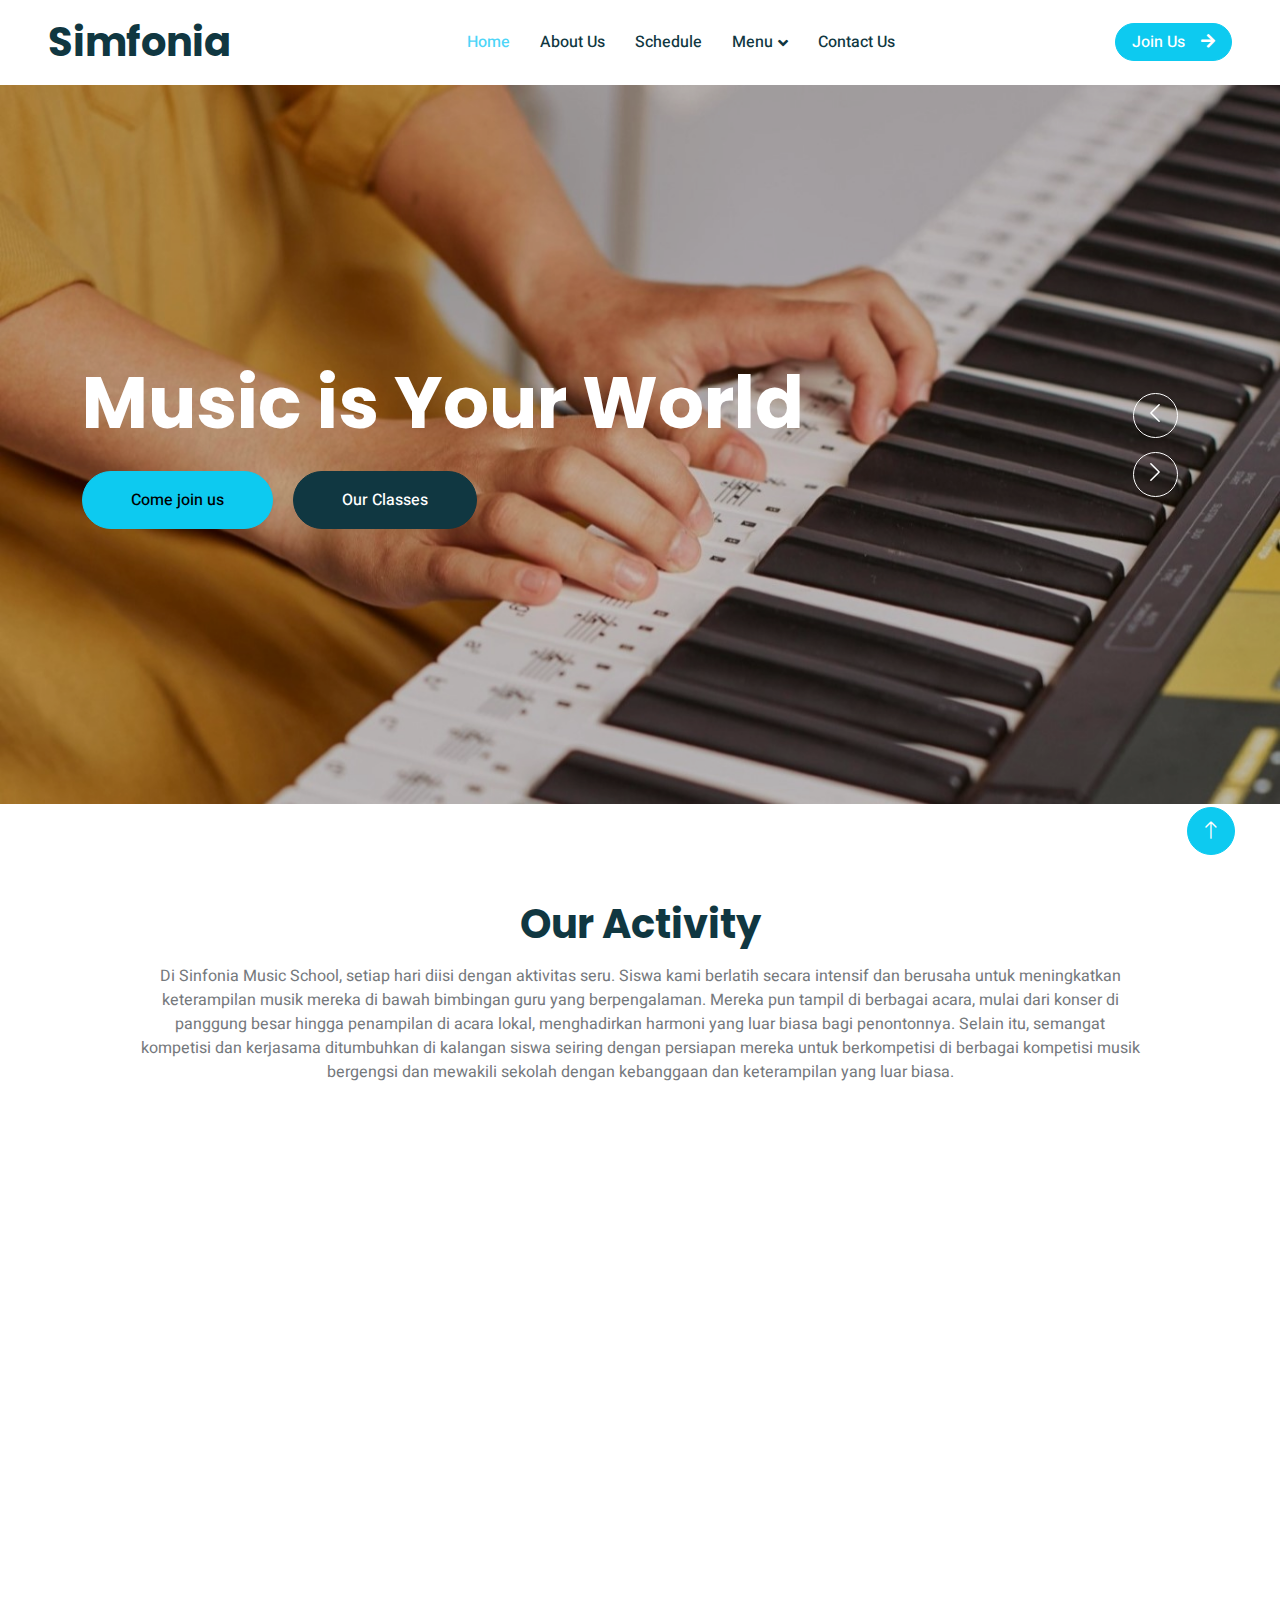
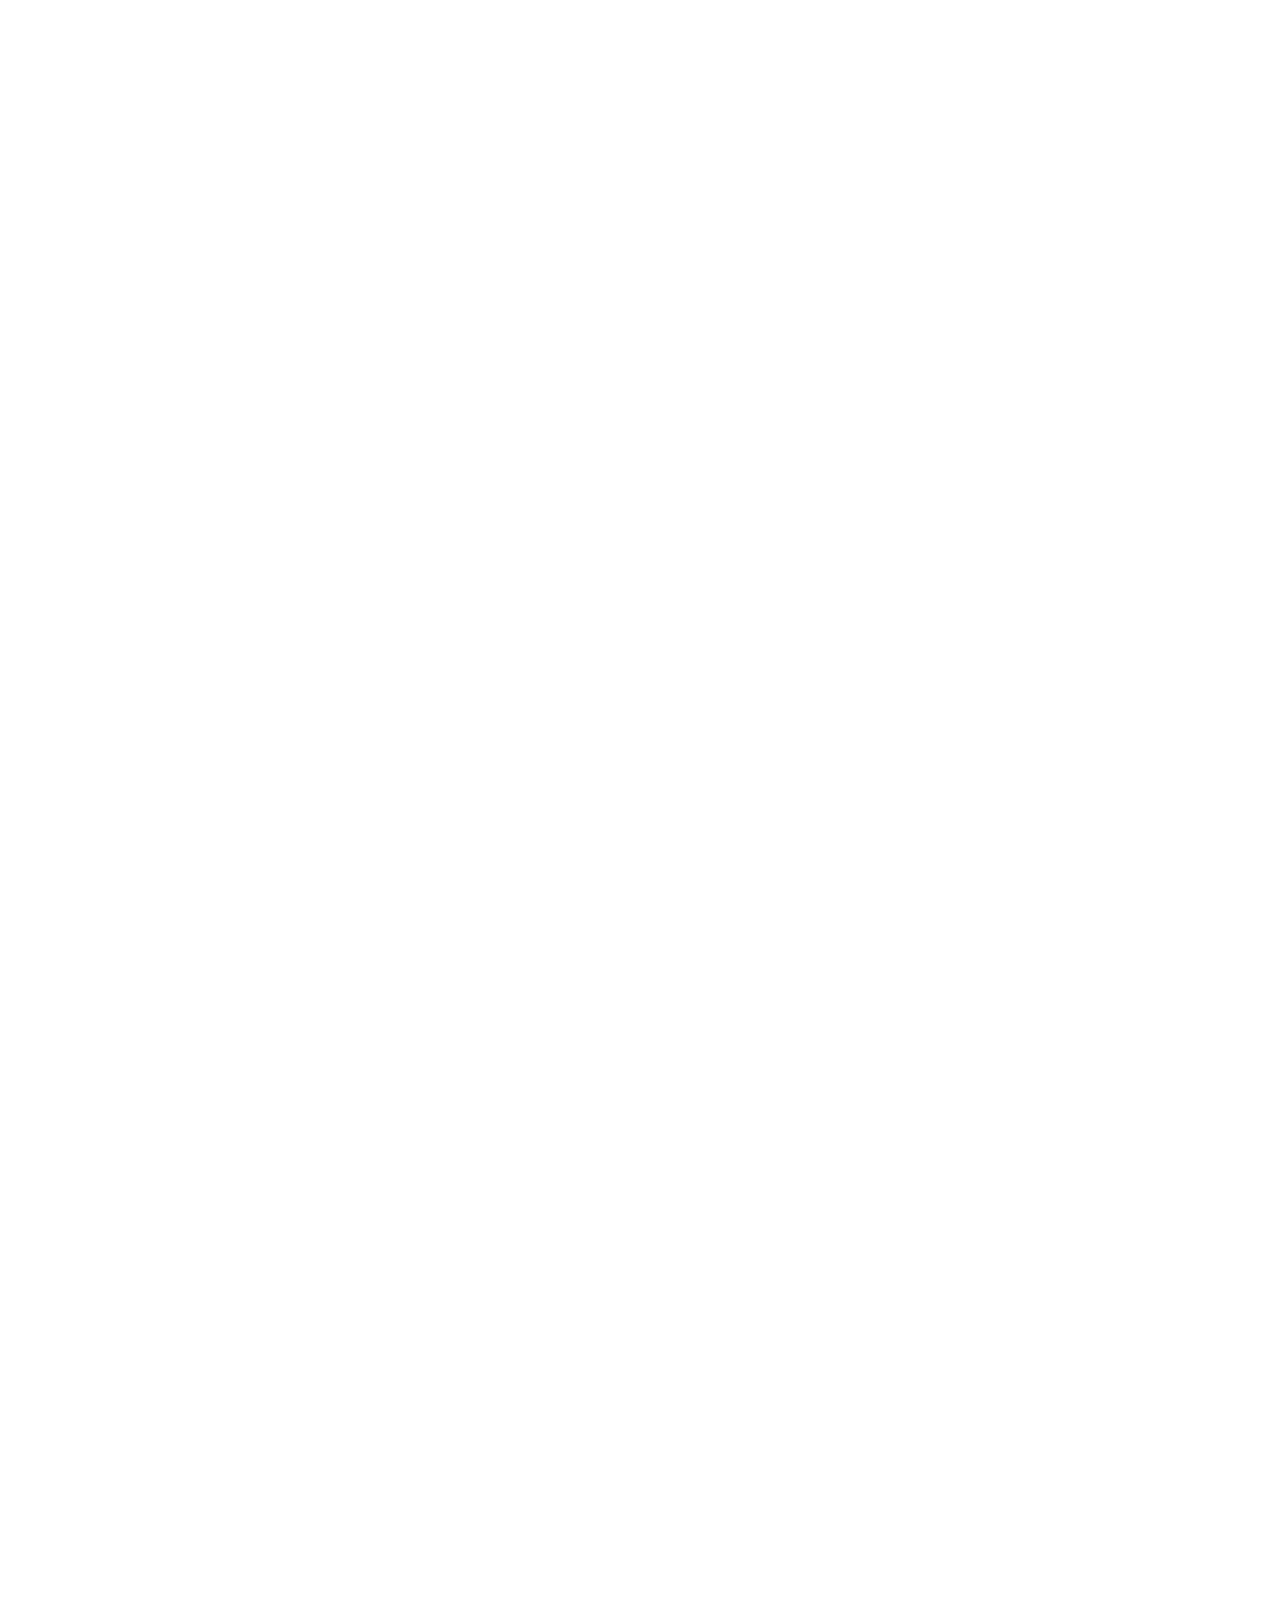
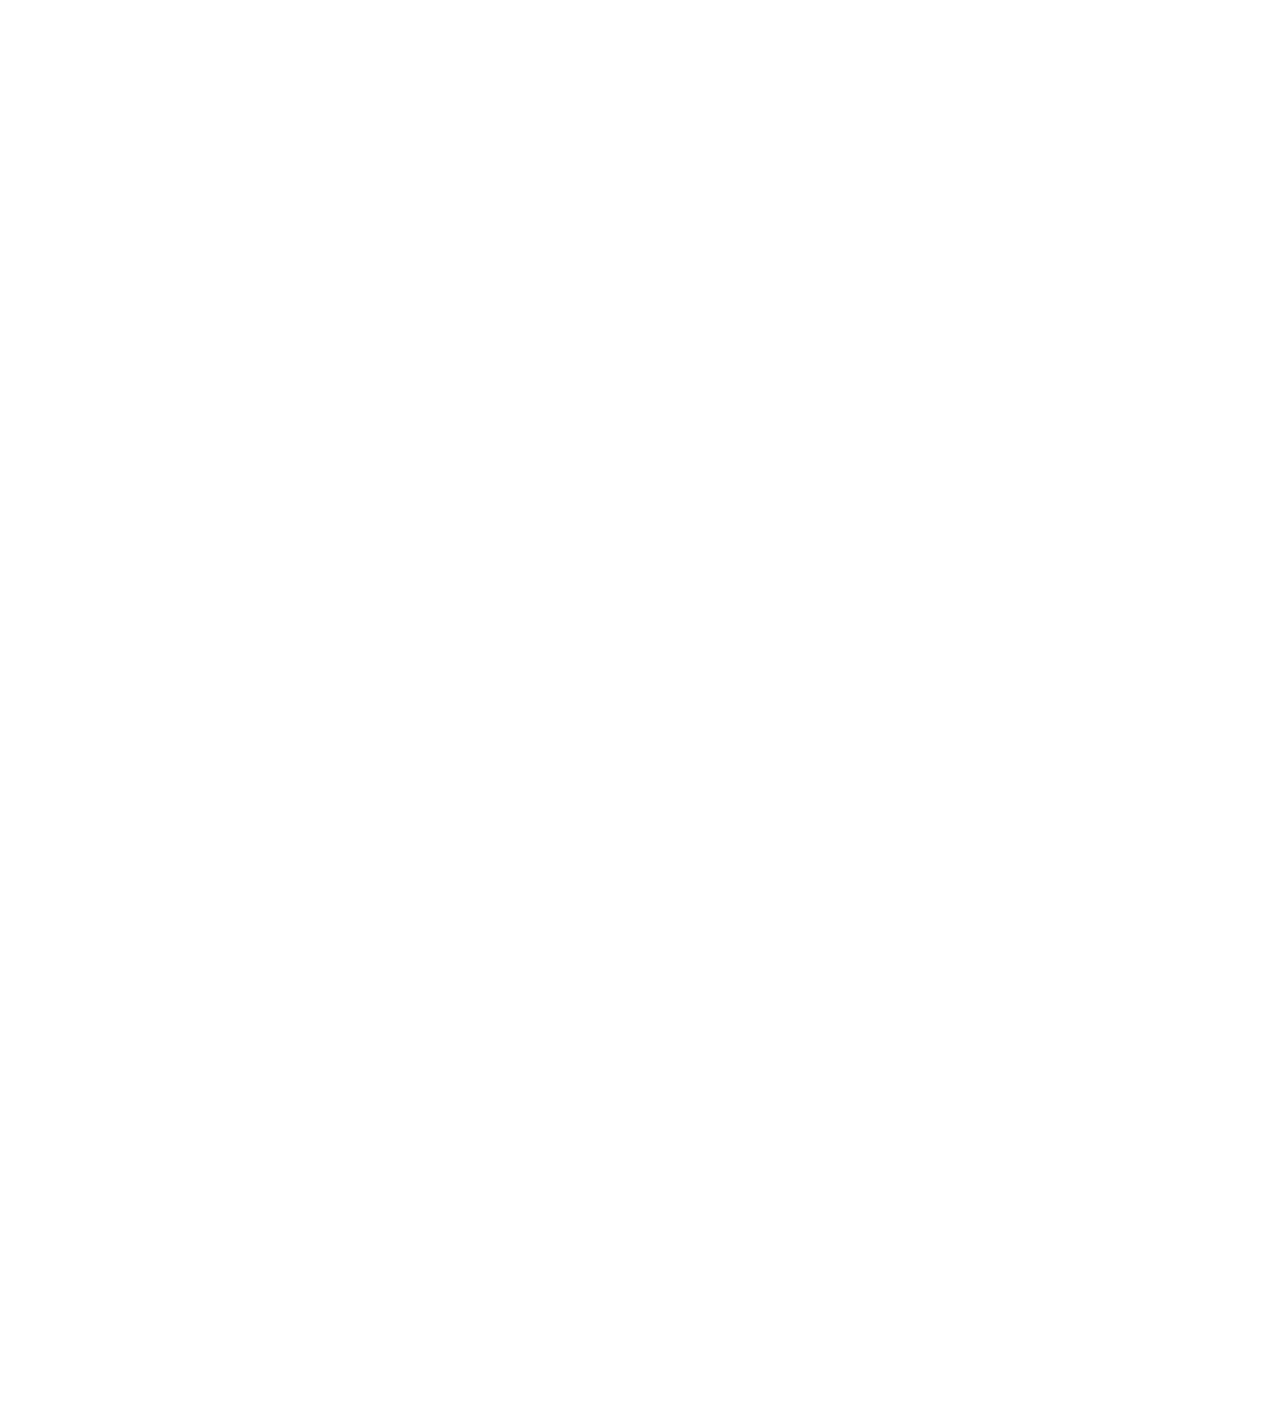
<file: index.html>
<!DOCTYPE html>
<html lang="en">

<head>
    <meta charset="utf-8">
    <title>Sekolah Musik Simfonia</title>
    <meta content="width=device-width, initial-scale=1.0" name="viewport">
    <meta content="" name="keywords">
    <meta content="" name="description">

    <!-- Favicon -->
    <link href="img/icon.jpg" rel="icon">

    <!-- Google Web Fonts -->
    <link rel="preconnect" href="https://fonts.googleapis.com">
    <link rel="preconnect" href="https://fonts.gstatic.com" crossorigin>
    <link href="https://fonts.googleapis.com/css2?family=Heebo:wght@400;500;600&family=Inter:wght@600&family=Lobster+Two:wght@700&display=swap" rel="stylesheet">
    
    <!-- Icon Font Stylesheet -->
    <link href="https://cdnjs.cloudflare.com/ajax/libs/font-awesome/5.10.0/css/all.min.css" rel="stylesheet">
    <link href="https://cdn.jsdelivr.net/npm/bootstrap-icons@1.4.1/font/bootstrap-icons.css" rel="stylesheet">

    <!-- Libraries Stylesheet -->
    <link href="lib/animate/animate.min.css" rel="stylesheet">
    <link href="lib/owlcarousel/assets/owl.carousel.min.css" rel="stylesheet">

    <!-- Customized Bootstrap Stylesheet -->
    <link href="css/bootstrap.min.css" rel="stylesheet">

    <!-- Template Stylesheet -->
    <link href="css/style.css" rel="stylesheet">
    <link rel="preconnect" href="https://fonts.gstatic.com" crossorigin>
    <link href="https://fonts.googleapis.com/css2?family=Poppins:ital,wght@0,100;0,200;0,300;0,400;0,500;0,600;0,700;0,800;0,900;1,100;1,200;1,300;1,400;1,500;1,600;1,700;1,800;1,900&display=swap" rel="stylesheet">
</head>

<body>
    <div class="container-xxl bg-white p-0">
        <!-- Spinner Start -->
        <div id="spinner" class="show bg-white position-fixed translate-middle w-100 vh-100 top-50 start-50 d-flex align-items-center justify-content-center">
            <div class="spinner-border text-primary" style="width: 3rem; height: 3rem;" role="status">
                <span class="sr-only">Loading...</span>
            </div>
        </div>
        <!-- Spinner End -->


        <!-- Navbar Start -->
        <nav class="navbar navbar-expand-lg bg-white navbar-light sticky-top px-4 px-lg-5 py-lg-0">
            <a href="index.html" class="navbar-brand">
                <h1 class="m-0 text-primary"></i>Simfonia</h1>
            </a>
            <button type="button" class="navbar-toggler" data-bs-toggle="collapse" data-bs-target="#navbarCollapse">
                <span class="navbar-toggler-icon"></span>
            </button>
            <div class="collapse navbar-collapse" id="navbarCollapse">
                <div class="navbar-nav mx-auto">
                    <a href="index.html" class="nav-item nav-link active">Home</a>
                    <a href="about.html" class="nav-item nav-link ">About Us</a>
                    <a href="schedule.php" class="nav-item nav-link ">Schedule</a>
                    <div class="nav-item dropdown">
                        <a href="#" class="nav-link dropdown-toggle" data-bs-toggle="dropdown">Menu</a>
                        <div class="dropdown-menu rounded-0 rounded-bottom border-0 shadow-sm m-0">
                            <a href="classesDropdown.html" class="dropdown-item">Classes</a>
                            <a href="testimonialDropdown.html" class="dropdown-item">Testimonial</a>
                            <a href="login.php" class="dropdown-item">Login Admin</a>
                        </div>
                    </div>
                    <a href="contact.html" class="nav-item nav-link">Contact Us</a>
                </div>
                <a href="https://forms.gle/WV6FDBnHmroK8aB57" target="_blank" class="btn btn-primary rounded-pill px-3 d-none d-lg-block">Join Us<i class="fa fa-arrow-right ms-3"></i></a>
            </div>
        </nav>
        <!-- Navbar End -->

        <!-- Carousel Start -->
        <div class="container-fluid p-0 mb-5">
            <div class="owl-carousel header-carousel position-relative">
                <div class="owl-carousel-item position-relative">
                    <img class="img-fluid" src="img/carousel-1.jpg" alt="">
                    <div class="position-absolute top-0 start-0 w-100 h-100 d-flex align-items-center" style="background: rgba(0, 0, 0, .2);">
                        <div class="container">
                            <div class="row justify-content-start">
                                <div class="col-10 col-lg-8">
                                    <h1 class="display-2 text-white animated slideInDown mb-4">Music is Your World</h1>
                                    <a href="https://forms.gle/WV6FDBnHmroK8aB57" class="btn btn-info rounded-pill py-sm-3 px-sm-5 me-3 animated slideInLeft" target="_blank">Come join us</a>
                                    <a href="classesDropdown.html" class="btn btn-dark rounded-pill py-sm-3 px-sm-5 animated slideInRight">Our Classes</a>
                                </div>
                            </div>
                        </div>
                    </div>
                </div>
                <div class="owl-carousel-item position-relative">
                    <img class="img-fluid" src="img/carousel-2.jpg" alt="">
                    <div class="position-absolute top-0 start-0 w-100 h-100 d-flex align-items-center" style="background: rgba(0, 0, 0, .2);">
                        <div class="container">
                            <div class="row justify-content-start">
                                <div class="col-10 col-lg-8">
                                    <h1 class="display-2 text-white animated slideInDown mb-4">Make A Brighter Future For Your Child</h1>
                                    <p class="fs-5 fw-medium text-white mb-4 pb-2">"Jika saya harus mati, amit-amit, biarkan ini menjadi nisan saya: 'Satu-satunya bukti yang dia butuhkan untuk keberadaan Tuhan adalah musik'."-Kurt Vonnegut</p>
                            
                                </div>
                            </div>
                        </div>
                    </div>
                </div>
            </div>
        </div>
        <!-- Carousel End -->


        <!-- Facilities Start -->
        <div class="container-xxl py-5">
            <div class="container">
                <div class="text-center mx-auto mb-5 wow fadeInUp" data-wow-delay="0.1s" style="max-width: 1000px;">
                    <h1 class="mb-3">Our Activity</h1>
                    <p>Di Sinfonia Music School, setiap hari diisi dengan aktivitas seru. Siswa kami berlatih secara intensif dan berusaha untuk meningkatkan keterampilan musik mereka di bawah bimbingan guru yang berpengalaman. Mereka pun tampil di berbagai acara, mulai dari konser di panggung besar hingga penampilan di acara lokal, menghadirkan harmoni yang luar biasa bagi penontonnya. Selain itu, semangat kompetisi dan kerjasama ditumbuhkan di kalangan siswa seiring dengan persiapan mereka untuk berkompetisi di berbagai kompetisi musik bergengsi dan mewakili sekolah dengan kebanggaan dan keterampilan yang luar biasa.</p>
                </div>
                <div class="container-xxl py-5">
                    <div class="container">
                        <div class="row g-4">
                            <div class="col-lg-4 col-md-1 wow fadeInUp" data-wow-delay="0.1s">
                                <div class="classes-item">
                                    <div class="bg-light rounded-circle w-75 mx-auto p-3">
                                        <img class="img-fluid rounded-circle" src="img/23.jpg" alt="">
                                    </div>
                                    <div class="bg-light rounded p-5 pt-5 mt-n5">
                                        <a class="d-block text-center h3 mt-3 mb-4" href="">Practicing</a>
                                        <div class="d-flex align-items-center justify-content-between mb-5">
                                            <div class="d-flex align-items-center">
                                                <div class="d-block text-center h2 mt-1 mb-1">  
                                                    <h5 class="text-center">Kami menawarkan pelajaran individual untuk berbagai instrumen seperti piano, gitar, biola, dan drum di semua kelas. Siswa akan mendapat perhatian penuh dari instruktur untuk memastikan perkembangan maksimal dalam teknik dan ekspresi musik.</h5>
                                                </div>
                                            </div>
                                        </div>
                                    </div>
                                </div>
                            </div>
                            <div class="col-lg-4 col-md-6 wow fadeInUp" data-wow-delay="0.3s">
                                <div class="classes-item">
                                    <div class="bg-light rounded-circle w-75 mx-auto p-3">
                                        <img class="img-fluid rounded-circle" src="img/9.jpg" alt="">
                                    </div>
                                    <div class="bg-light rounded p-5 pt-7 mt-n5">
                                        <a class="d-block text-center h3 mt-3 mb-4" href="">Ensemble dan Band </a>
                                        <div class="d-flex align-items-center justify-content-between mb-5">
                                            <div class="d-flex align-items-center">
                                                <div class="d-block text-center h2 mt-1 mb-1">  
                                                    <h5 class="text-center">Kami mengadakan sesi bermain kelompok dalam kelompok kecil atau band, yang membantu siswa belajar berkolaborasi dengan musisi lain, meningkatkan keterampilan ansambel mereka, dan memahami dinamika kelompok.</h5>
                                                </div>
                                            </div>
                                        </div>
                                    </div>
                                </div>
                            </div>
                            <div class="col-lg-4 col-md-6 wow fadeInUp" data-wow-delay="0.5s">
                                <div class="classes-item">
                                    <div class="bg-light rounded-circle w-75 mx-auto p-3">
                                        <img class="img-fluid rounded-circle" src="img/18.jpg" alt="">
                                    </div>
                                    <div class="bg-light rounded p-5 pt-5 mt-n5">
                                        <a class="d-block text-center h3 mt-3 mb-4" href="">Konser dan Recital</a>
                                        <div class="d-flex align-items-center justify-content-between mb-5">
                                            <div class="d-flex align-items-center">
                                                <div class="d-block text-center h2 mt-1 mb-1">  
                                                    <h5 class="text-center">Kompetisi dan acara yang diadakan oleh siswa sekolah musik Simfonia</h5>
                                                </div>
                                            </div>
                                        </div>
                                    </div>
                                </div>
                            </div>
                        </div>
                    </div>
                </div>
        <!-- Facilities End -->


        <!-- About Start -->
        <div class="container-xxl py-5">
            <div class="container">
                <div class="row g-5 align-items-center">
                    <div class="col-lg-6 wow fadeInUp" data-wow-delay="0.1s">
                        <h1 class="mb-4">Achievement</h1>
                        <p>1. Terakreditasi sebagai pemegang lisensi resmi Kawai Music Education System di Kota Solo </p>
                        <p>2. Juara Lomba Pop Singer Pancasila dalam rangkaian kegiatan G20 Spirit di Sukoharjo </p>
                        <p>3. Juara 2 Kompetisi Piano Nusantara</p>
                        <p>4. Juara 2 Lomba Menyanyi Anak "Senandung Anak Negeri"</p>
                        <p> 5. Juara 1 Kategori C Solo Area 1</p>

                        <p class="mb-4"></p>
                        <div class="row g-4 align-items-center">
                            <div class="col-sm-6">
                            </div>
                            
                        </div>
                    </div>
                    <div class="col-lg-6 about-img wow fadeInUp" data-wow-delay="0.5s">
                        <div class="row">
                            <div class="col-12 text-center">
                                <img class="img-fluid w-75 rounded-circle bg-light p-3" src="img/7.jpg" alt="">
                            </div>
                            <div class="col-6 text-start" style="margin-top: -150px;">
                                <img class="img-fluid w-100 rounded-circle bg-light p-3" src="img/classes-2.jpg" alt="">
                            </div>
                            <div class="col-6 text-end" style="margin-top: -150px;">
                                <img class="img-fluid w-100 rounded-circle bg-light p-3" src="img/10.jpg" alt="">
                            </div>
                        </div>
                    </div>
                </div>
            </div>
        </div>
        <!-- About End -->

        <!-- Team Start -->
        <div class="container-xxl py-5">
            <div class="container">
                <div class="text-center mx-auto mb-5 wow fadeInUp" data-wow-delay="0.1s" style="max-width: 1000px;">
                    <h1 class="mb-3">Popular Teachers</h1>
                    <p>Para pengajar di Simfonia Music School terdiri dari para profesional yang berdedikasi dan berpengalaman di dunia musik. Mereka adalah musisi berprestasi dengan latar belakang akademis yang kuat dan berbagai penghargaan di bidang musik. Guru-guru ini memiliki keahlian dalam berbagai instrumen seperti piano, gitar, biola, drum, serta keterampilan vokal dan teori musik. Dengan pendekatan pengajaran yang inovatif dan personal, mereka berkomitmen untuk membantu setiap siswa mencapai potensi musik mereka sepenuhnya. Metode pengajaran Rina yang inovatif dan inspiratif berhasil membawa banyak siswanya meraih prestasi tinggi di berbagai kompetisi musik, baik tingkat nasional maupun internasional. Simfonia Music School siap memberikan bimbingan komprehensif, baik bagi pemula yang baru memulai perjalanan bermusiknya maupun bagi musisi yang ingin lebih mengasah kemampuannya.</p>
                </div>
                <div class="row g-4">
                    <div class="col-lg-4 col-md-6 wow fadeInUp" data-wow-delay="0.1s">
                        <div class="team-item position-relative">
                            <img class="img-fluid rounded-circle w-75" src="img/team-1.png" alt="">
                            <div class="team-text">
                                <h3>Fransisca</h3>
                                
                                <div class="d-flex align-items-center">
                                    <a class="btn btn-square btn-primary mx-1" href="https://www.facebook.com/" target="_blank"><i class="fab fa-facebook-f"></i></a>
                                    <a class="btn btn-square btn-primary  mx-1" href="https://x.com/" target="_blank"><i class="fab fa-twitter"></i></a>
                                    <a class="btn btn-square btn-primary  mx-1" href="https://www.instagram.com/franceskay" target="_blank"><i class="fab fa-instagram"></i></a>
                                </div>
                            </div>
                        </div>
                    </div>
                    <div class="col-lg-4 col-md-6 wow fadeInUp" data-wow-delay="0.3s">
                        <div class="team-item position-relative">
                            <img class="img-fluid rounded-circle w-75" src="img/team-1.png" alt="">
                            <div class="team-text">
                                <h3>Yudi Hastono </h3>
                                
                                <div class="d-flex align-items-center">
                                    <a class="btn btn-square btn-primary mx-1" href="https://www.facebook.com/" target="_blank"><i class="fab fa-facebook-f"></i></a>
                                    <a class="btn btn-square btn-primary  mx-1" href="https://x.com/" target="_blank"><i class="fab fa-twitter"></i></a>
                                    <a class="btn btn-square btn-primary  mx-1" href="https://www.instagram.com/franceskay" target="_blank"><i class="fab fa-instagram"></i></a>
                                </div>
                            </div>
                        </div>
                    </div>
                    <div class="col-lg-4 col-md-6 wow fadeInUp" data-wow-delay="0.5s">
                        <div class="team-item position-relative">
                            <img class="img-fluid rounded-circle w-75" src="img/team-1.png" alt="">
                            <div class="team-text">
                                <h3>Agustina Rini </h3>
                                
                                <div class="d-flex align-items-center">
                                    <a class="btn btn-square btn-primary mx-1" href="https://www.facebook.com/" target="_blank"><i class="fab fa-facebook-f"></i></a>
                                    <a class="btn btn-square btn-primary  mx-1" href="https://x.com/" target="_blank"><i class="fab fa-twitter"></i></a>
                                    <a class="btn btn-square btn-primary  mx-1" href="https://www.instagram.com/franceskay" target="_blank"><i class="fab fa-instagram"></i></a>
                                </div>
                            </div>
                        </div>
                    </div>
                    <div class="col-lg-4 col-md-6 wow fadeInUp" data-wow-delay="0.1s">
                        <div class="team-item position-relative">
                            <img class="img-fluid rounded-circle w-75" src="img/team-1.png" alt="">
                            <div class="team-text">
                                <h3>Ganang</h3>
                                
                                <div class="d-flex align-items-center">
                                    <a class="btn btn-square btn-primary mx-1" href="https://www.facebook.com/" target="_blank"><i class="fab fa-facebook-f"></i></a>
                                    <a class="btn btn-square btn-primary  mx-1" href="https://x.com/" target="_blank"><i class="fab fa-twitter"></i></a>
                                    <a class="btn btn-square btn-primary  mx-1" href="https://www.instagram.com/franceskay" target="_blank"><i class="fab fa-instagram"></i></a>
                                </div>
                            </div>
                        </div>
                    </div>
                    <div class="col-lg-4 col-md-6 wow fadeInUp" data-wow-delay="0.3s">
                        <div class="team-item position-relative">
                            <img class="img-fluid rounded-circle w-75" src="img/team-1.png" alt="">
                            <div class="team-text">
                                <h3>Joyo </h3>
                                
                                <div class="d-flex align-items-center">
                                    <a class="btn btn-square btn-primary mx-1" href="https://www.facebook.com/" target="_blank"><i class="fab fa-facebook-f"></i></a>
                                    <a class="btn btn-square btn-primary  mx-1" href="https://x.com/" target="_blank"><i class="fab fa-twitter"></i></a>
                                    <a class="btn btn-square btn-primary  mx-1" href="https://www.instagram.com/franceskay" target="_blank"><i class="fab fa-instagram"></i></a>
                                </div>
                            </div>
                        </div>
                    </div>
                    <div class="col-lg-4 col-md-6 wow fadeInUp" data-wow-delay="0.5s">
                        <div class="team-item position-relative">
                            <img class="img-fluid rounded-circle w-75" src="img/team-1.png" alt="">
                            <div class="team-text">
                                <h3>Ine </h3>
                                
                                <div class="d-flex align-items-center">
                                    <a class="btn btn-square btn-primary mx-1" href="https://www.facebook.com/" target="_blank"><i class="fab fa-facebook-f"></i></a>
                                    <a class="btn btn-square btn-primary  mx-1" href="https://x.com/" target="_blank"><i class="fab fa-twitter"></i></a>
                                    <a class="btn btn-square btn-primary  mx-1" href="https://www.instagram.com/franceskay" target="_blank"><i class="fab fa-instagram"></i></a>
                                </div>
                            </div>
                        </div>
                    </div>
                
                </div>
            </div>
        </div>
        <!-- Team End -->

        <!-- Footer Start -->
        <div class="container-fluid bg-dark text-white-50 footer pt-5 mt-5 wow fadeIn" data-wow-delay="0.1s">
            <div class="container py-5">
                <div class="row g-5">
                    <div class="col-lg-3 col-md-6">
                        <h3 class="text-white mb-4">Get In Touch</h3>
                        <p class="mb-2"><i class="fa fa-map-marker-alt me-3"></i>Perumahan Gedangan Sektor 10, Jl. Bima Sakti No.2, RT.04/RW.06, Dusun 1, Gedangan, Kec. Grogol, Sukoharjo, Jawa Tengah, Indonesia 57552</p>
                        <p class="mb-2"><i class="fa fa-phone-alt me-3"></i>+62 851 0178 0907</p>
                        <p class="mb-2"><i class="fa fa-envelope me-3"></i>simfonia@email.com</p>
                        <div class="d-flex pt-2">
                            <a class="btn btn-outline-light btn-social" href="https://www.instagram.com/smsimfonia" target="_blank"><i class="fab fa-instagram"></i></a>
                            <a class="btn btn-outline-light btn-social" href="https://web.facebook.com/smsimfonia" target="_blank"><i class="fab fa-facebook-f"></i></a>
                            <a class="btn btn-outline-light btn-social" href="https://www.youtube.com/@smsimfonia" target="_blank"><i class="fab fa-youtube"></i></a>
                        </div>
                    </div>
                    <div class="col-lg-9 col-md-9">
                        <h3 class="text-white mb-4">Photo Gallery</h3>
                        <div class="row g-3 pt-10">
                            <div class="col-3">
                                <img class="img-fluid rounded bg-light p-1" src="img/classes-1.jpg" alt="">
                            </div>
                            <div class="col-3">
                                <img class="img-fluid rounded bg-light p-1" src="img/classes-2.jpg" alt="">
                            </div>
                            <div class="col-3">
                                <img class="img-fluid rounded bg-light p-1" src="img/classes-3.jpg" alt="">
                            </div>
                            <div class="col-3">
                                <img class="img-fluid rounded bg-light p-1" src="img/classes-4.jpg" alt="">
                            </div>
                            <div class="col-3">
                                <img class="img-fluid rounded bg-light p-1" src="img/classes-5.jpg" alt="">
                            </div>
                            <div class="col-3">
                                <img class="img-fluid rounded bg-light p-1" src="img/classes-6.jpg" alt="">
                            </div>
                            <div class="col-3">
                                <img class="img-fluid rounded bg-light p-1" src="img/classes-7.jpg" alt="">
                            </div>
                            <div class="col-3">
                                <img class="img-fluid rounded bg-light p-1" src="img/classes-8.jpg" alt="">
                            </div>
                        </div>
                    </div>
                </div>
            </div>
            <div class="container">
                <div class="copyright">
                    <div class="row">
                        <div class="col-md-8 text-center text-md-start mb-3 mb-md-0">
                            &copy; <a href="#">2024 Sekolah Musik Simfonia</a> All Right Reserved.  
							Designed By <a >Cooking Coding</a>
                        </div>
                    </div>
                </div>
            </div>
        </div>
        <!-- Footer End -->


        <!-- Back to Top -->
        <a href="#" class="btn btn-lg btn-primary btn-lg-square back-to-top"><i class="bi bi-arrow-up"></i></a>
    </div>

    <!-- JavaScript Libraries -->
    <script src="https://code.jquery.com/jquery-3.4.1.min.js"></script>
    <script src="https://cdn.jsdelivr.net/npm/bootstrap@5.0.0/dist/js/bootstrap.bundle.min.js"></script>
    <script src="lib/wow/wow.min.js"></script>
    <script src="lib/easing/easing.min.js"></script>
    <script src="lib/waypoints/waypoints.min.js"></script>
    <script src="lib/owlcarousel/owl.carousel.min.js"></script>

    <!-- Template Javascript -->
    <script src="js/main.js"></script>
</body>

</html>
</file>
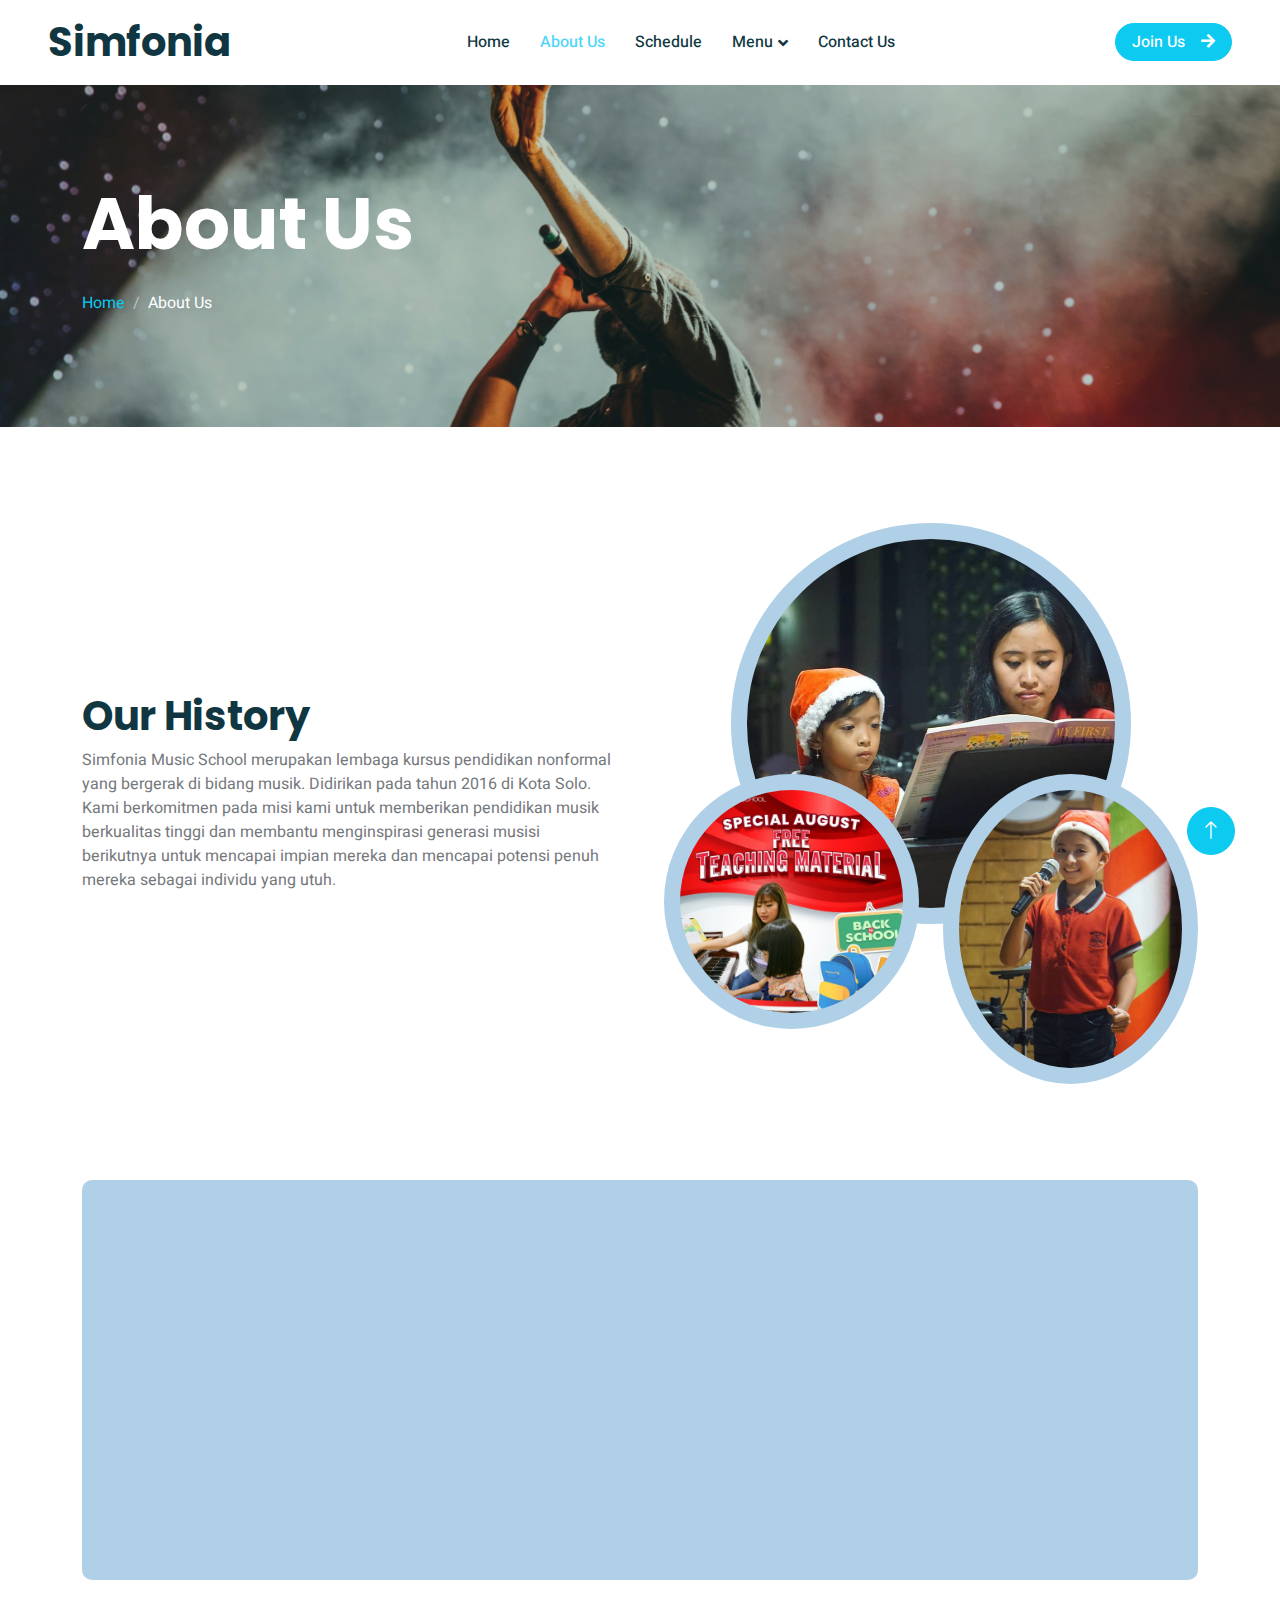
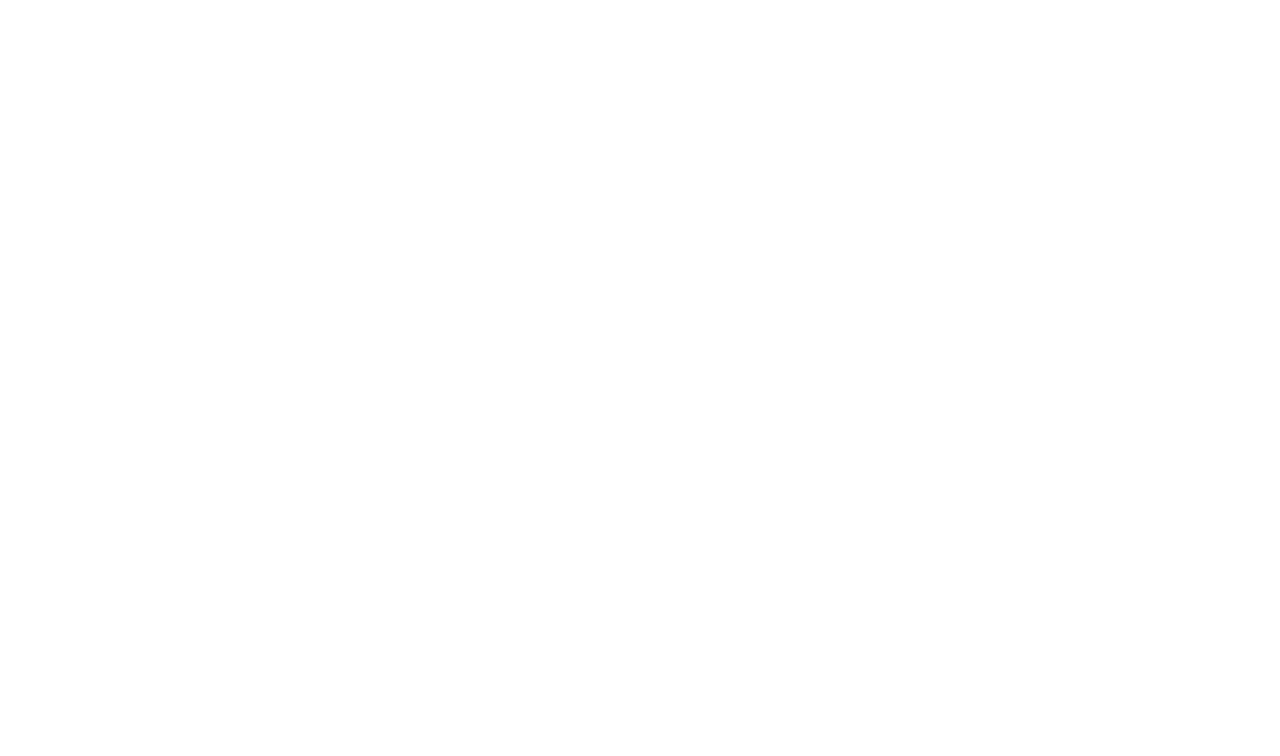
<file: about.html>
<!DOCTYPE html>
<html lang="en">

<head>
    <meta charset="utf-8">
    <title>Sekolah Musik Simfonia</title>
    <meta content="width=device-width, initial-scale=1.0" name="viewport">
    <meta content="" name="keywords">
    <meta content="" name="description">

    <!-- Favicon -->
    <link href="img/icon.jpg" rel="icon">

    <!-- Google Web Fonts -->
    <link rel="preconnect" href="https://fonts.googleapis.com">
    <link rel="preconnect" href="https://fonts.gstatic.com" crossorigin>
    <link
        href="https://fonts.googleapis.com/css2?family=Heebo:wght@400;500;600&family=Inter:wght@600&family=Lobster+Two:wght@700&display=swap"
        rel="stylesheet">

    <!-- Icon Font Stylesheet -->
    <link href="https://cdnjs.cloudflare.com/ajax/libs/font-awesome/5.10.0/css/all.min.css" rel="stylesheet">
    <link href="https://cdn.jsdelivr.net/npm/bootstrap-icons@1.4.1/font/bootstrap-icons.css" rel="stylesheet">

    <!-- Libraries Stylesheet -->
    <link href="lib/animate/animate.min.css" rel="stylesheet">
    <link href="lib/owlcarousel/assets/owl.carousel.min.css" rel="stylesheet">

    <!-- Customized Bootstrap Stylesheet -->
    <link href="css/bootstrap.min.css" rel="stylesheet">

    <!-- Template Stylesheet -->
    <link href="css/style.css" rel="stylesheet">
    <link rel="preconnect" href="https://fonts.gstatic.com" crossorigin>
    <link
        href="https://fonts.googleapis.com/css2?family=Poppins:ital,wght@0,100;0,200;0,300;0,400;0,500;0,600;0,700;0,800;0,900;1,100;1,200;1,300;1,400;1,500;1,600;1,700;1,800;1,900&display=swap"
        rel="stylesheet">
</head>

<body>
    <div class="container-xxl bg-white p-0">
        <!-- Spinner Start -->
        <div id="spinner"
            class="show bg-white position-fixed translate-middle w-100 vh-100 top-50 start-50 d-flex align-items-center justify-content-center">
            <div class="spinner-border text-primary" style="width: 3rem; height: 3rem;" role="status">
                <span class="sr-only">Loading...</span>
            </div>
        </div>
        <!-- Spinner End -->


        <!-- Navbar Start -->
        <nav class="navbar navbar-expand-lg bg-white navbar-light sticky-top px-4 px-lg-5 py-lg-0">
            <a href="index.html" class="navbar-brand">
                <h1 class="m-0 text-primary"></i>Simfonia</h1>
            </a>
            <button type="button" class="navbar-toggler" data-bs-toggle="collapse" data-bs-target="#navbarCollapse">
                <span class="navbar-toggler-icon"></span>
            </button>
            <div class="collapse navbar-collapse" id="navbarCollapse">
                <div class="navbar-nav mx-auto">
                    <a href="index.html" class="nav-item nav-link ">Home</a>
                    <a href="about.html" class="nav-item nav-link active">About Us</a>
                    <a href="schedule.php" class="nav-item nav-link">Schedule</a>
                    <div class="nav-item dropdown">
                        <a href="#" class="nav-link dropdown-toggle" data-bs-toggle="dropdown">Menu</a>
                        <div class="dropdown-menu rounded-0 rounded-bottom border-0 shadow-sm m-0">
                            <a href="classesDropdown.html" class="dropdown-item">Classes</a>
                            <a href="testimonialDropdown.html" class="dropdown-item">Testimonial</a>
                            <a href="login.php" class="dropdown-item">Login Admin</a>
                        </div>
                    </div>
                    <a href="contact.html" class="nav-item nav-link">Contact Us</a>
                </div>
                <a href="https://forms.gle/WV6FDBnHmroK8aB57" target="_blank"
                    class="btn btn-primary rounded-pill px-3 d-none d-lg-block">Join Us<i
                        class="fa fa-arrow-right ms-3"></i></a>
            </div>
        </nav>
        <!-- Navbar End -->

        <!-- Page Header End -->
        <div class="container-xxl py-5 page-header position-relative mb-5">
            <div class="container py-5">
                <h1 class="display-2 text-white animated slideInDown mb-4">About Us</h1>
                <nav aria-label="breadcrumb animated slideInDown">
                    <ol class="breadcrumb">
                        <li class="breadcrumb-item"><a href="#">Home</a></li>
                        <li class="breadcrumb-item text-white active" aria-current="page">About Us</li>
                    </ol>
                </nav>
            </div>
        </div>
        <!-- Page Header End -->

        <!-- About Start -->
        <div class="container-xxl py-5">
            <div class="container">
                <div class="row g-5 align-items-center">
                    <div class="col-lg-6 wow fadeInUp" data-wow-delay="0.1s">
                        <h1 class="mb-6"> Our History</h1>
                        <p>Simfonia Music School merupakan lembaga kursus pendidikan nonformal yang bergerak di bidang
                            musik. Didirikan pada tahun 2016 di Kota Solo. Kami berkomitmen pada misi kami untuk
                            memberikan pendidikan musik berkualitas tinggi dan membantu menginspirasi generasi musisi
                            berikutnya untuk mencapai impian mereka dan mencapai potensi penuh mereka sebagai individu
                            yang utuh.</p>
                        <p class="mb-4"></p>
                    </div>
                    <div class="col-lg-6 about-img wow fadeInUp" data-wow-delay="0.5s">
                        <div class="row">
                            <div class="col-12 text-center">
                                <img class="img-fluid w-75 rounded-circle bg-light p-3" src="img/17.jpg" alt="">
                            </div>
                            <div class="col-6 text-start" style="margin-top: -150px;">
                                <img class="img-fluid w-100 rounded-circle bg-light p-3" src="img/12.jpg" alt="">
                            </div>
                            <div class="col-6 text-end" style="margin-top: -150px;">
                                <img class="img-fluid w-100 rounded-circle bg-light p-3" src="img/13.jpg" alt="">
                            </div>
                        </div>
                    </div>
                </div>
            </div>
        </div>
        <!-- About End -->

        <!-- Call To Action Start -->
        <div class="container-xxl py-5">
            <div class="container">
                <div class="bg-light rounded">
                    <div class="row g-0">
                        <div class="col-lg-6 wow fadeIn" data-wow-delay="0.1s" style="min-height: 400px;">
                            <div class="position-relative h-100">
                                <img class="position-relative w-100 h-100 rounded" src="img/10.jpg"
                                    style="object-fit: cover;">
                            </div>
                        </div>
                        <div class="col-lg-6 wow fadeIn" data-wow-delay="0.5s">
                            <div class="h-100 w-105 d-flex flex-column justify-content-center p-5">
                                <h1 class="mb-5 text-center">About us</h1>
                                <p class="mb-8">Simfonia Music merupakan lembaga yang mengarahkan mahasiswanya untuk
                                    menjadi musisi yang berjiwa besar dengan tidak hanya mengasah keterampilan dan
                                    kemampuan teori, namun juga mendorong mereka untuk mengekspresikan diri melalui
                                    serangkaian kesempatan pertunjukan.
                                </p>
                            </div>
                        </div>
                    </div>
                </div>
            </div>
        </div>
        <!-- Call To Action End -->

        <!-- Footer Start -->
        <div class="container-fluid bg-dark text-white-50 footer pt-5 mt-5 wow fadeIn" data-wow-delay="0.1s">
            <div class="container py-5">
                <div class="row g-5">
                    <div class="col-lg-3 col-md-6">
                        <h3 class="text-white mb-4">Get In Touch</h3>
                        <p class="mb-2"><i class="fa fa-map-marker-alt me-3"></i>Perumahan Gedangan Sektor 10, Jl. Bima
                            Sakti No.2, RT.04/RW.06, Dusun 1, Gedangan, Kec. Grogol, Sukoharjo, Jawa Tengah, Indonesia
                            57552</p>
                        <p class="mb-2"><i class="fa fa-phone-alt me-3"></i>+62 851 0178 0907</p>
                        <p class="mb-2"><i class="fa fa-envelope me-3"></i>simfonia@email.com</p>
                        <div class="d-flex pt-2">
                            <a class="btn btn-outline-light btn-social" href="https://www.instagram.com/smsimfonia"
                                target="_blank"><i class="fab fa-instagram"></i></a>
                            <a class="btn btn-outline-light btn-social" href="https://web.facebook.com/smsimfonia"
                                target="_blank"><i class="fab fa-facebook-f"></i></a>
                            <a class="btn btn-outline-light btn-social" href="https://www.youtube.com/@smsimfonia"
                                target="_blank"><i class="fab fa-youtube"></i></a>
                        </div>
                    </div>
                    <div class="col-lg-9 col-md-9">
                        <h3 class="text-white mb-4">Photo Gallery</h3>
                        <div class="row g-3 pt-10">
                            <div class="col-3">
                                <img class="img-fluid rounded bg-light p-1" src="img/classes-1.jpg" alt="">
                            </div>
                            <div class="col-3">
                                <img class="img-fluid rounded bg-light p-1" src="img/classes-2.jpg" alt="">
                            </div>
                            <div class="col-3">
                                <img class="img-fluid rounded bg-light p-1" src="img/classes-3.jpg" alt="">
                            </div>
                            <div class="col-3">
                                <img class="img-fluid rounded bg-light p-1" src="img/classes-4.jpg" alt="">
                            </div>
                            <div class="col-3">
                                <img class="img-fluid rounded bg-light p-1" src="img/classes-5.jpg" alt="">
                            </div>
                            <div class="col-3">
                                <img class="img-fluid rounded bg-light p-1" src="img/classes-6.jpg" alt="">
                            </div>
                            <div class="col-3">
                                <img class="img-fluid rounded bg-light p-1" src="img/classes-7.jpg" alt="">
                            </div>
                            <div class="col-3">
                                <img class="img-fluid rounded bg-light p-1" src="img/classes-8.jpg" alt="">
                            </div>
                        </div>
                    </div>
                </div>
            </div>
            <div class="container">
                <div class="copyright">
                    <div class="row">
                        <div class="col-md-8 text-center text-md-start mb-4 mb-md-0">
                            &copy; <a href="#">2024 Sekolah Musik Simfonia</a> All Right Reserved.
                            Designed By <a>Cooking Coding</a>
                        </div>
                    </div>
                </div>
            </div>
        </div>
        <!-- Footer End -->

        <!-- Back to Top -->
        <a href="#" class="btn btn-lg btn-primary btn-lg-square back-to-top"><i class="bi bi-arrow-up"></i></a>
    </div>

    <!-- JavaScript Libraries -->
    <script src="https://code.jquery.com/jquery-3.4.1.min.js"></script>
    <script src="https://cdn.jsdelivr.net/npm/bootstrap@5.0.0/dist/js/bootstrap.bundle.min.js"></script>
    <script src="lib/wow/wow.min.js"></script>
    <script src="lib/easing/easing.min.js"></script>
    <script src="lib/waypoints/waypoints.min.js"></script>
    <script src="lib/owlcarousel/owl.carousel.min.js"></script>

    <!-- Template Javascript -->
    <script src="js/main.js"></script>
</body>

</html>
</file>
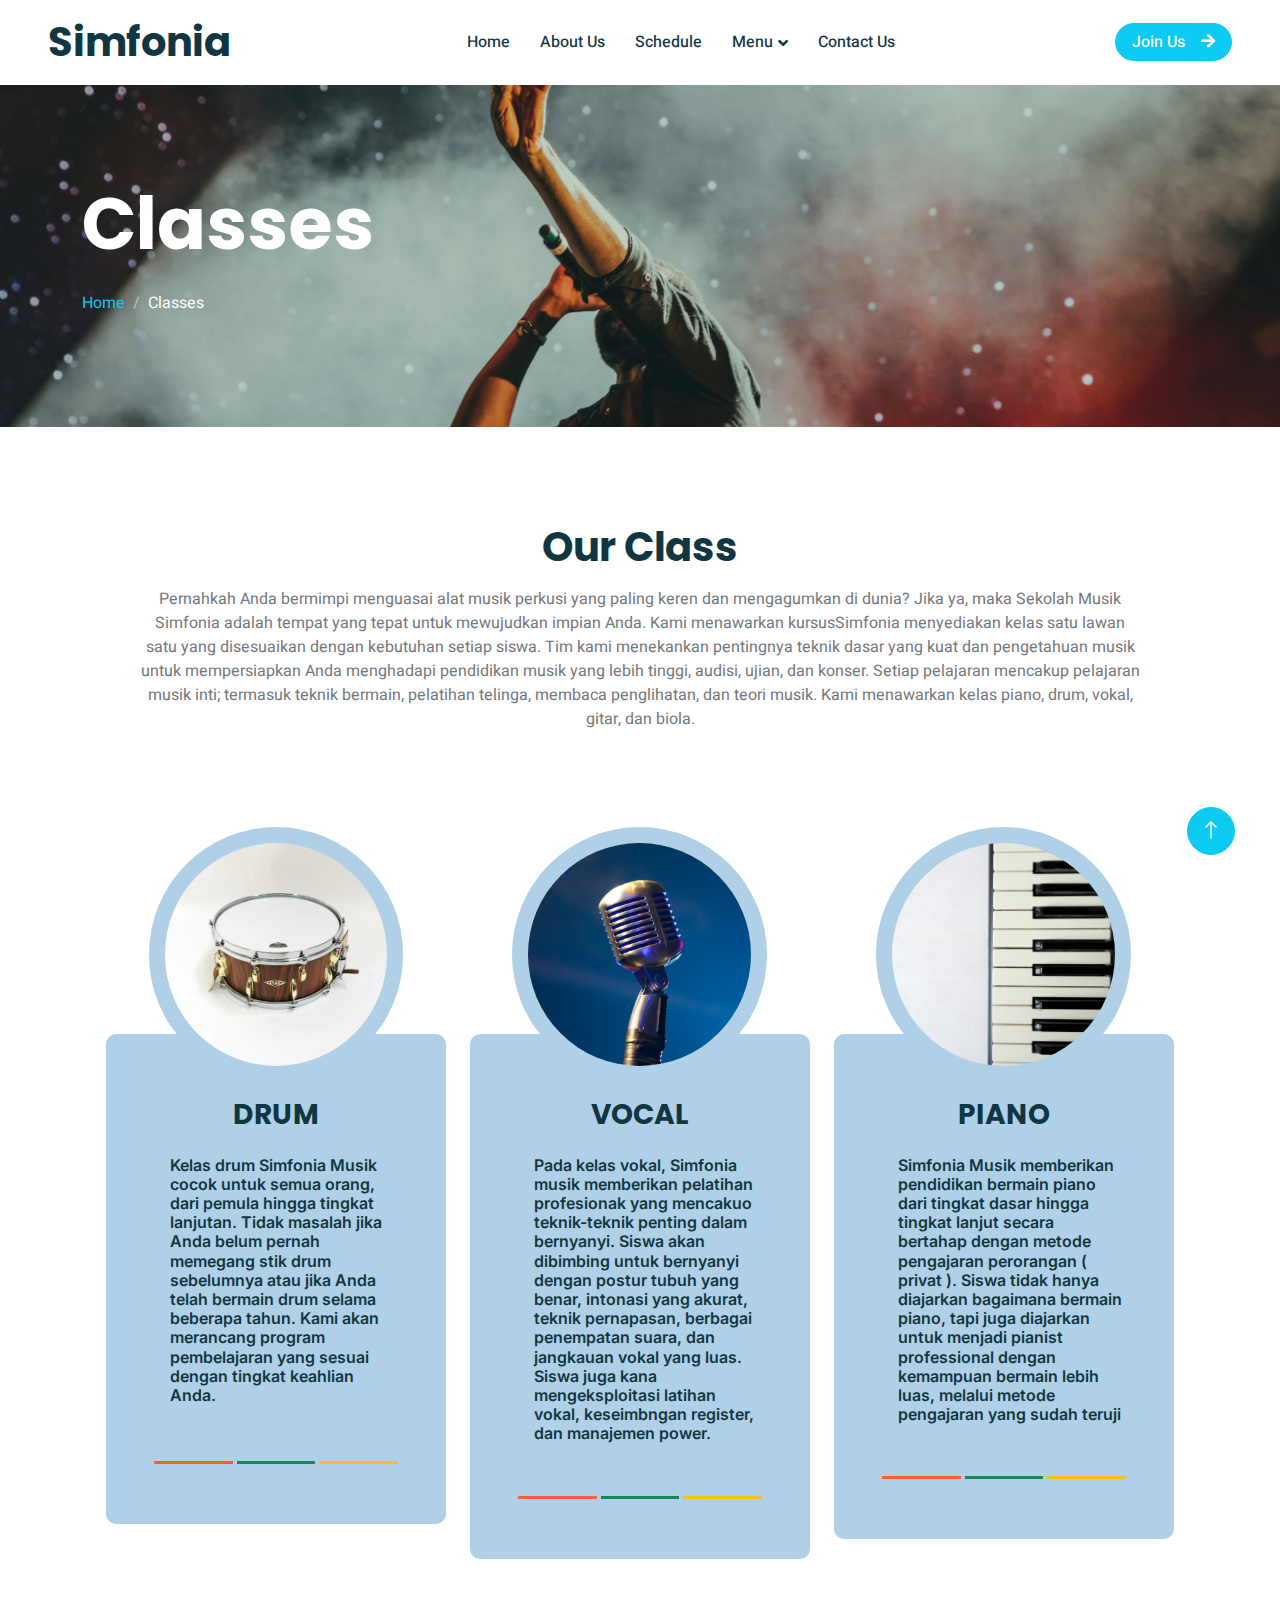
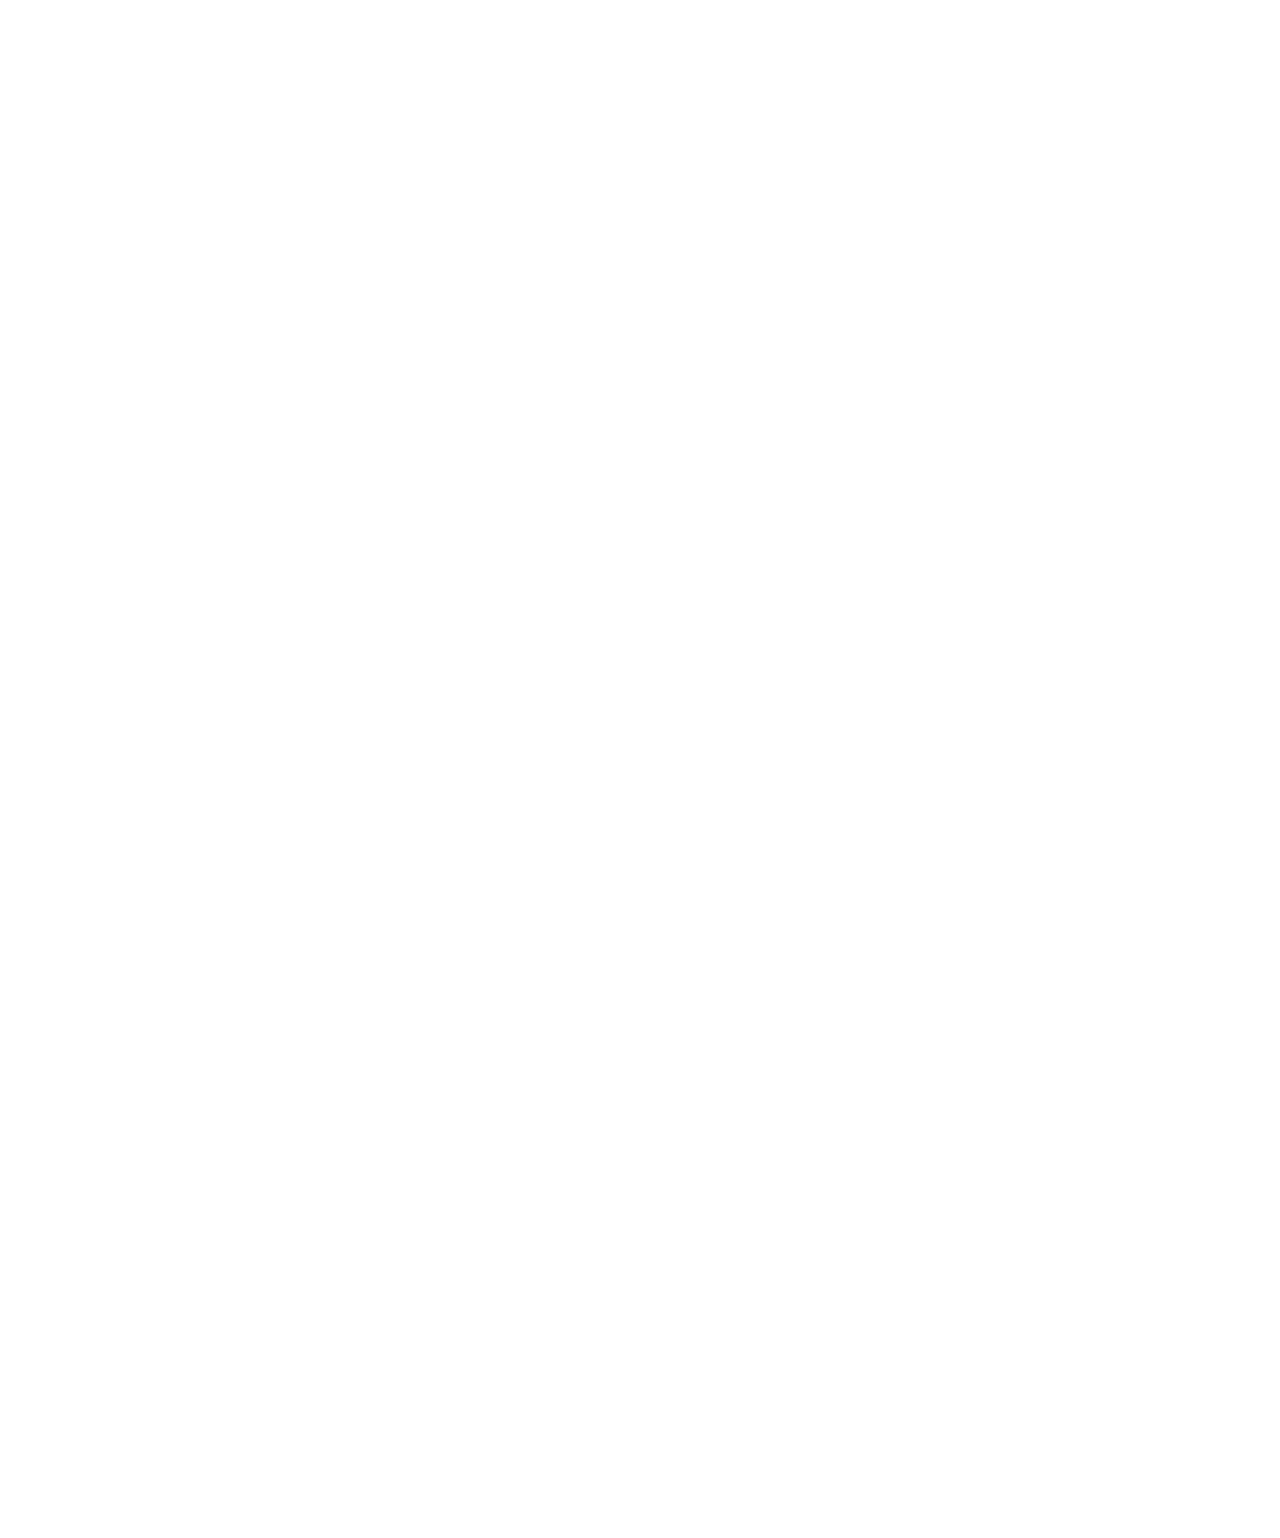
<file: classesDropdown.html>
<!DOCTYPE html>
<html lang="en">

<head>
    <meta charset="utf-8">
    <title>Sekolah Musik Simfonia</title>
    <meta content="width=device-width, initial-scale=1.0" name="viewport">
    <meta content="" name="keywords">
    <meta content="" name="description">

    <!-- Favicon -->
    <link href="img/icon.jpg" rel="icon">

    <!-- Google Web Fonts -->
    <link rel="preconnect" href="https://fonts.googleapis.com">
    <link rel="preconnect" href="https://fonts.gstatic.com" crossorigin>
    <link
        href="https://fonts.googleapis.com/css2?family=Heebo:wght@400;500;600&family=Inter:wght@600&family=Lobster+Two:wght@700&display=swap"
        rel="stylesheet">

    <!-- Icon Font Stylesheet -->
    <link href="https://cdnjs.cloudflare.com/ajax/libs/font-awesome/5.10.0/css/all.min.css" rel="stylesheet">
    <link href="https://cdn.jsdelivr.net/npm/bootstrap-icons@1.4.1/font/bootstrap-icons.css" rel="stylesheet">

    <!-- Libraries Stylesheet -->
    <link href="lib/animate/animate.min.css" rel="stylesheet">
    <link href="lib/owlcarousel/assets/owl.carousel.min.css" rel="stylesheet">

    <!-- Customized Bootstrap Stylesheet -->
    <link href="css/bootstrap.min.css" rel="stylesheet">

    <!-- Template Stylesheet -->
    <link href="css/style.css" rel="stylesheet">
    <link rel="preconnect" href="https://fonts.gstatic.com" crossorigin>
    <link
        href="https://fonts.googleapis.com/css2?family=Poppins:ital,wght@0,100;0,200;0,300;0,400;0,500;0,600;0,700;0,800;0,900;1,100;1,200;1,300;1,400;1,500;1,600;1,700;1,800;1,900&display=swap"
        rel="stylesheet">
</head>

<body>
    <div class="container-xxl bg-white p-0">
        <!-- Spinner Start -->
        <div id="spinner"
            class="show bg-white position-fixed translate-middle w-100 vh-100 top-50 start-50 d-flex align-items-center justify-content-center">
            <div class="spinner-border text-primary" style="width: 3rem; height: 3rem;" role="status">
                <span class="sr-only">Loading...</span>
            </div>
        </div>
        <!-- Spinner End -->


        <!-- Navbar Start -->
        <nav class="navbar navbar-expand-lg bg-white navbar-light sticky-top px-4 px-lg-5 py-lg-0">
            <a href="index.html" class="navbar-brand">
                <h1 class="m-0 text-primary"></i>Simfonia</h1>
            </a>
            <button type="button" class="navbar-toggler" data-bs-toggle="collapse" data-bs-target="#navbarCollapse">
                <span class="navbar-toggler-icon"></span>
            </button>
            <div class="collapse navbar-collapse" id="navbarCollapse">
                <div class="navbar-nav mx-auto">
                    <a href="index.html" class="nav-item nav-link">Home</a>
                    <a href="about.html" class="nav-item nav-link">About Us</a>
                    <a href="schedule.php" class="nav-item nav-link">Schedule</a>
                    <div class="nav-item dropdown">
                        <a href="#" class="nav-link dropdown-toggle" data-bs-toggle="dropdown">Menu</a>
                        <div class="dropdown-menu rounded-0 rounded-bottom border-0 shadow-sm m-0">
                            <a href="classesDropdown.html" class="dropdown-item active">Classes</a>
                            <a href="testimonialDropdown.html" class="dropdown-item">Testimonial</a>
                            <a href="login.php" class="dropdown-item">Login Admin</a>
                        </div>
                    </div>
                    <a href="contact.html" class="nav-item nav-link">Contact Us</a>
                </div>
                <a href="https://forms.gle/WV6FDBnHmroK8aB57" target="_blank"
                    class="btn btn-primary rounded-pill px-3 d-none d-lg-block">Join Us<i
                        class="fa fa-arrow-right ms-3"></i></a>
            </div>
        </nav>
        <!-- Navbar End -->


        <!-- Page Header End -->
        <div class="container-xxl py-5 page-header position-relative mb-5">
            <div class="container py-5">
                <h1 class="display-2 text-white animated slideInDown mb-4">Classes</h1>
                <nav aria-label="breadcrumb animated slideInDown">
                    <ol class="breadcrumb">
                        <li class="breadcrumb-item"><a href="#">Home</a></li>
                        <li class="breadcrumb-item text-white active" aria-current="page">Classes</li>
                    </ol>
                </nav>
            </div>
        </div>
        <!-- Page Header End -->

        <!-- Facilities Start -->
        <div class="container-xxl py-5">
            <div class="container">
                <div class="text-center mx-auto mb-5 wow fadeInUp" data-wow-delay="0.1s" style="max-width: 1000px;">
                    <h1 class="mb-3">Our Class</h1>
                    <p>Pernahkah Anda bermimpi menguasai alat musik perkusi yang paling keren dan mengagumkan di dunia?
                        Jika ya, maka Sekolah Musik Simfonia adalah tempat yang tepat untuk mewujudkan impian Anda. Kami
                        menawarkan kursusSimfonia menyediakan kelas satu lawan satu yang disesuaikan dengan kebutuhan
                        setiap siswa. Tim kami menekankan pentingnya teknik dasar yang kuat dan pengetahuan musik untuk
                        mempersiapkan Anda menghadapi pendidikan musik yang lebih tinggi, audisi, ujian, dan konser.
                        Setiap pelajaran mencakup pelajaran musik inti; termasuk teknik bermain, pelatihan telinga,
                        membaca penglihatan, dan teori musik. Kami menawarkan kelas piano, drum, vokal, gitar, dan
                        biola. </p>
                </div>
                <div class="container-xxl py-5">
                    <div class="container">
                        <div class="row g-4">
                            <div class="col-lg-4 col-md-6 wow fadeInUp" data-wow-delay="0.1s">
                                <div class="classes-item">
                                    <div class="bg-light rounded-circle w-75 mx-auto p-3">
                                        <img class="img-fluid rounded-circle" src="img/drum.jpg" alt="">
                                    </div>
                                    <div class="bg-light rounded p-5 pt-5 mt-n5">
                                        <a class="d-block text-center h3 mt-3 mb-4" href="">DRUM</a>
                                        <div class="d-flex align-items-center justify-content-between mb-5">
                                            <div class="d-flex align-items-center">
                                                <div class="ms-3">
                                                    <h6 class="mb-2">Kelas drum Simfonia Musik cocok untuk
                                                        semua orang, dari pemula hingga tingkat lanjutan. Tidak masalah
                                                        jika Anda belum pernah memegang stik drum sebelumnya atau jika
                                                        Anda telah bermain drum selama beberapa tahun. Kami akan
                                                        merancang program pembelajaran yang sesuai dengan tingkat
                                                        keahlian Anda.</h6>
                                                    <small></small>
                                                </div>
                                            </div>

                                        </div>
                                        <div class="row g-1">
                                            <div class="col-4">
                                                <div class="border-top border-3 border-primary pt-2">
                                                    <h6 class="text-primary mb-1"></h6>
                                                    <small></small>
                                                </div>
                                            </div>
                                            <div class="col-4">
                                                <div class="border-top border-3 border-success pt-2">
                                                    <h6 class="text-success mb-1"></h6>
                                                    <small></small>
                                                </div>
                                            </div>
                                            <div class="col-4">
                                                <div class="border-top border-3 border-warning pt-2">
                                                    <h6 class="text-warning mb-1"></h6>
                                                    <small></small>
                                                </div>
                                            </div>
                                        </div>
                                    </div>
                                </div>
                            </div>
                            <div class="col-lg-4 col-md-6 wow fadeInUp" data-wow-delay="0.3s">
                                <div class="classes-item">
                                    <div class="bg-light rounded-circle w-75 mx-auto p-3">
                                        <img class="img-fluid rounded-circle" src="img/vokal.jpg" alt="">
                                    </div>
                                    <div class="bg-light rounded p-5 pt-5 mt-n5">
                                        <a class="d-block text-center h3 mt-3 mb-4" href="">VOCAL</a>
                                        <div class="d-flex align-items-center justify-content-between mb-5">
                                            <div class="d-flex align-items-center">
                                                <div class="ms-3">
                                                    <h6 class="text-primary mb-1">Pada kelas vokal, Simfonia musik
                                                        memberikan pelatihan profesionak yang mencakuo teknik-teknik
                                                        penting dalam bernyanyi. Siswa akan dibimbing untuk bernyanyi
                                                        dengan postur tubuh yang benar, intonasi yang akurat, teknik
                                                        pernapasan, berbagai penempatan suara, dan jangkauan vokal yang
                                                        luas. Siswa juga kana mengeksploitasi latihan vokal, keseimbngan
                                                        register, dan manajemen power.</h6>
                                                    <small></small>
                                                </div>
                                            </div>
                                            
                                        </div>
                                        <div class="row g-1">
                                            <div class="col-4">
                                                <div class="border-top border-3 border-primary pt-2">
                                                    <h6 class="text-primary mb-1"></h6>
                                                    <small></small>
                                                </div>
                                            </div>
                                            <div class="col-4">
                                                <div class="border-top border-3 border-success pt-2">
                                                    <h6 class="text-success mb-1"></h6>
                                                    <small></small>
                                                </div>
                                            </div>
                                            <div class="col-4">
                                                <div class="border-top border-3 border-warning pt-2">
                                                    <h6 class="text-warning mb-1"></h6>
                                                    <small></small>
                                                </div>
                                            </div>
                                        </div>
                                    </div>
                                </div>
                            </div>
                            <div class="col-lg-4 col-md-6 wow fadeInUp" data-wow-delay="0.3s">
                                <div class="classes-item">
                                    <div class="bg-light rounded-circle w-75 mx-auto p-3">
                                        <img class="img-fluid rounded-circle" src="img/piano.jpg" alt="">
                                    </div>
                                    <div class="bg-light rounded p-5 pt-5 mt-n5">
                                        <a class="d-block text-center h3 mt-3 mb-4" href="">PIANO</a>
                                        <div class="d-flex align-items-center justify-content-between mb-5">
                                            <div class="d-flex align-items-center">
                                                <div class="ms-3">
                                                    <h6 class="text-primary mb-1">Simfonia Musik memberikan pendidikan
                                                        bermain piano dari tingkat dasar hingga tingkat lanjut secara
                                                        bertahap dengan metode pengajaran perorangan ( privat ). Siswa
                                                        tidak hanya diajarkan bagaimana bermain piano, tapi juga
                                                        diajarkan untuk menjadi pianist professional dengan kemampuan
                                                        bermain lebih luas, melalui metode pengajaran yang sudah teruji
                                                    </h6>
                                                    <small></small>
                                                </div>
                                            </div>
                                           
                                        </div>
                                        <div class="row g-1">
                                            <div class="col-4">
                                                <div class="border-top border-3 border-primary pt-2">
                                                    <h6 class="text-primary mb-1"></h6>
                                                    <small></small>
                                                </div>
                                            </div>
                                            <div class="col-4">
                                                <div class="border-top border-3 border-success pt-2">
                                                    <h6 class="text-success mb-1"></h6>
                                                    <small></small>
                                                </div>
                                            </div>
                                            <div class="col-4">
                                                <div class="border-top border-3 border-warning pt-2">
                                                    <h6 class="text-warning mb-1"></h6>
                                                    <small></small>
                                                </div>
                                            </div>
                                        </div>
                                    </div>
                                </div>
                            </div>
                            <div class="col-lg-4 col-md-6 wow fadeInUp" data-wow-delay="0.3s">
                                <div class="classes-item">
                                    <div class="bg-light rounded-circle w-75 mx-auto p-3">
                                        <img class="img-fluid rounded-circle" src="img/gitarlestrrek.jpg" alt="">
                                    </div>
                                    <div class="bg-light rounded p-5 pt-5 mt-n5">
                                        <a class="d-block text-center h3 mt-3 mb-4" href="">GUITAR</a>
                                        <div class="d-flex align-items-center justify-content-between mb-5">
                                            <div class="d-flex align-items-center">
                                                <div class="ms-3">
                                                    <h6 class="text-primary mb-1">Kursus ini menggunakan gitar senar
                                                        nilon dengan teknik petikan jari secara klasik, dan juga kocokan
                                                        (strumming). Musik yang dimainkan adalah pop, country, bossanova
                                                        dan flamenco (lanjutan) selain klasik. </h6>
                                                    <small></small>
                                                </div>
                                            </div>
                                            
                                        </div>
                                        <div class="row g-1">
                                            <div class="col-4">
                                                <div class="border-top border-3 border-primary pt-2">
                                                    <h6 class="text-primary mb-1"></h6>
                                                    <small></small>
                                                </div>
                                            </div>
                                            <div class="col-4">
                                                <div class="border-top border-3 border-success pt-2">
                                                    <h6 class="text-success mb-1"></h6>
                                                    <small></small>
                                                </div>
                                            </div>
                                            <div class="col-4">
                                                <div class="border-top border-3 border-warning pt-2">
                                                    <h6 class="text-warning mb-1"></h6>
                                                    <small></small>
                                                </div>
                                            </div>
                                        </div>
                                    </div>
                                </div>
                            </div>
                            <div class="col-lg-4 col-md-6 wow fadeInUp" data-wow-delay="0.3s">
                                <div class="classes-item">
                                    <div class="bg-light rounded-circle w-75 mx-auto p-3">
                                        <img class="img-fluid rounded-circle" src="img/violin.jpg" alt="">
                                    </div>
                                    <div class="bg-light rounded p-5 pt-5 mt-n5">
                                        <a class="d-block text-center h3 mt-3 mb-4" href="">VIOLIN</a>
                                        <div class="d-flex align-items-center justify-content-between mb-5">
                                            <div class="d-flex align-items-center">
                                                <div class="ms-3">
                                                    <h6 class="text-primary mb-1">Simfonia Musik menciptakan suatu
                                                        system pembelajaran yang mudah dipahami dan menyenangkan agar
                                                        siswa dapat cepat bisa bermain usik serta dapat mengembangkan
                                                        kemampuan siswa seutuhnya dalam pengetahuan dasar music dan cara
                                                        bermain violin yang baik dan benar. Siswa dapat mengrembangkan
                                                        kemampuan music secara bertahap sesuai dengan tingkat
                                                        masing-masing . </h6>
                                                    <small></small>
                                                </div>
                                            </div>
                                            
                                        </div>
                                        <div class="row g-1">
                                            <div class="col-4">
                                                <div class="border-top border-3 border-primary pt-2">
                                                    <h6 class="text-primary mb-1"></h6>
                                                    <small></small>
                                                </div>
                                            </div>
                                            <div class="col-4">
                                                <div class="border-top border-3 border-success pt-2">
                                                    <h6 class="text-success mb-1"></h6>
                                                    <small></small>
                                                </div>
                                            </div>
                                            <div class="col-4">
                                                <div class="border-top border-3 border-warning pt-2">
                                                    <h6 class="text-warning mb-1"></h6>
                                                    <small></small>
                                                </div>
                                            </div>
                                        </div>
                                    </div>
                                </div>
                            </div>
                        </div>
                    </div>
                </div>
            </div>
        </div>

        <!-- Facilities End -->

        <!-- Footer Start -->
        <div class="container-fluid bg-dark text-white-50 footer pt-5 mt-5 wow fadeIn" data-wow-delay="0.1s">
            <div class="container py-5">
                <div class="row g-5">
                    <div class="col-lg-3 col-md-6">
                        <h3 class="text-white mb-4">Get In Touch</h3>
                        <p class="mb-2"><i class="fa fa-map-marker-alt me-3"></i>Perumahan Gedangan Sektor 10, Jl. Bima
                            Sakti No.2, RT.04/RW.06, Dusun 1, Gedangan, Kec. Grogol, Sukoharjo, Jawa Tengah, Indonesia
                            57552</p>
                        <p class="mb-2"><i class="fa fa-phone-alt me-3"></i>+62 851 0178 0907</p>
                        <p class="mb-2"><i class="fa fa-envelope me-3"></i>simfonia@email.com</p>
                        <div class="d-flex pt-2">
                            <a class="btn btn-outline-light btn-social" href="https://www.instagram.com/smsimfonia"
                                target="_blank"><i class="fab fa-instagram"></i></a>
                            <a class="btn btn-outline-light btn-social" href="https://web.facebook.com/smsimfonia"
                                target="_blank"><i class="fab fa-facebook-f"></i></a>
                            <a class="btn btn-outline-light btn-social" href="https://www.youtube.com/@smsimfonia"
                                target="_blank"><i class="fab fa-youtube"></i></a>
                        </div>
                    </div>
                    <div class="col-lg-9 col-md-9">
                        <h3 class="text-white mb-4">Photo Gallery</h3>
                        <div class="row g-3 pt-10">
                            <div class="col-3">
                                <img class="img-fluid rounded bg-light p-1" src="img/classes-1.jpg" alt="">
                            </div>
                            <div class="col-3">
                                <img class="img-fluid rounded bg-light p-1" src="img/classes-2.jpg" alt="">
                            </div>
                            <div class="col-3">
                                <img class="img-fluid rounded bg-light p-1" src="img/classes-3.jpg" alt="">
                            </div>
                            <div class="col-3">
                                <img class="img-fluid rounded bg-light p-1" src="img/classes-4.jpg" alt="">
                            </div>
                            <div class="col-3">
                                <img class="img-fluid rounded bg-light p-1" src="img/classes-5.jpg" alt="">
                            </div>
                            <div class="col-3">
                                <img class="img-fluid rounded bg-light p-1" src="img/classes-6.jpg" alt="">
                            </div>
                            <div class="col-3">
                                <img class="img-fluid rounded bg-light p-1" src="img/classes-7.jpg" alt="">
                            </div>
                            <div class="col-3">
                                <img class="img-fluid rounded bg-light p-1" src="img/classes-8.jpg" alt="">
                            </div>
                        </div>
                    </div>
                </div>
            </div>
            <div class="container">
                <div class="copyright">
                    <div class="row">
                        <div class="col-md-6 text-center text-md-start mb-3 mb-md-0">
                            &copy; <a href="#">2024 Sekolah Musik Simfonia</a> All Right Reserved.
                            Designed By <a>Cooking Coding</a>
                        </div>
                        <div class="col-md-8 text-center text-md-end">
                        </div>
                    </div>
                </div>
            </div>
        </div>
        <!-- Footer End -->


        <!-- Back to Top -->
        <a href="#" class="btn btn-lg btn-primary btn-lg-square back-to-top"><i class="bi bi-arrow-up"></i></a>
    </div>

    <!-- JavaScript Libraries -->
    <script src="https://code.jquery.com/jquery-3.4.1.min.js"></script>
    <script src="https://cdn.jsdelivr.net/npm/bootstrap@5.0.0/dist/js/bootstrap.bundle.min.js"></script>
    <script src="lib/wow/wow.min.js"></script>
    <script src="lib/easing/easing.min.js"></script>
    <script src="lib/waypoints/waypoints.min.js"></script>
    <script src="lib/owlcarousel/owl.carousel.min.js"></script>

    <!-- Template Javascript -->
    <script src="js/main.js"></script>
</body>

</html>
</file>
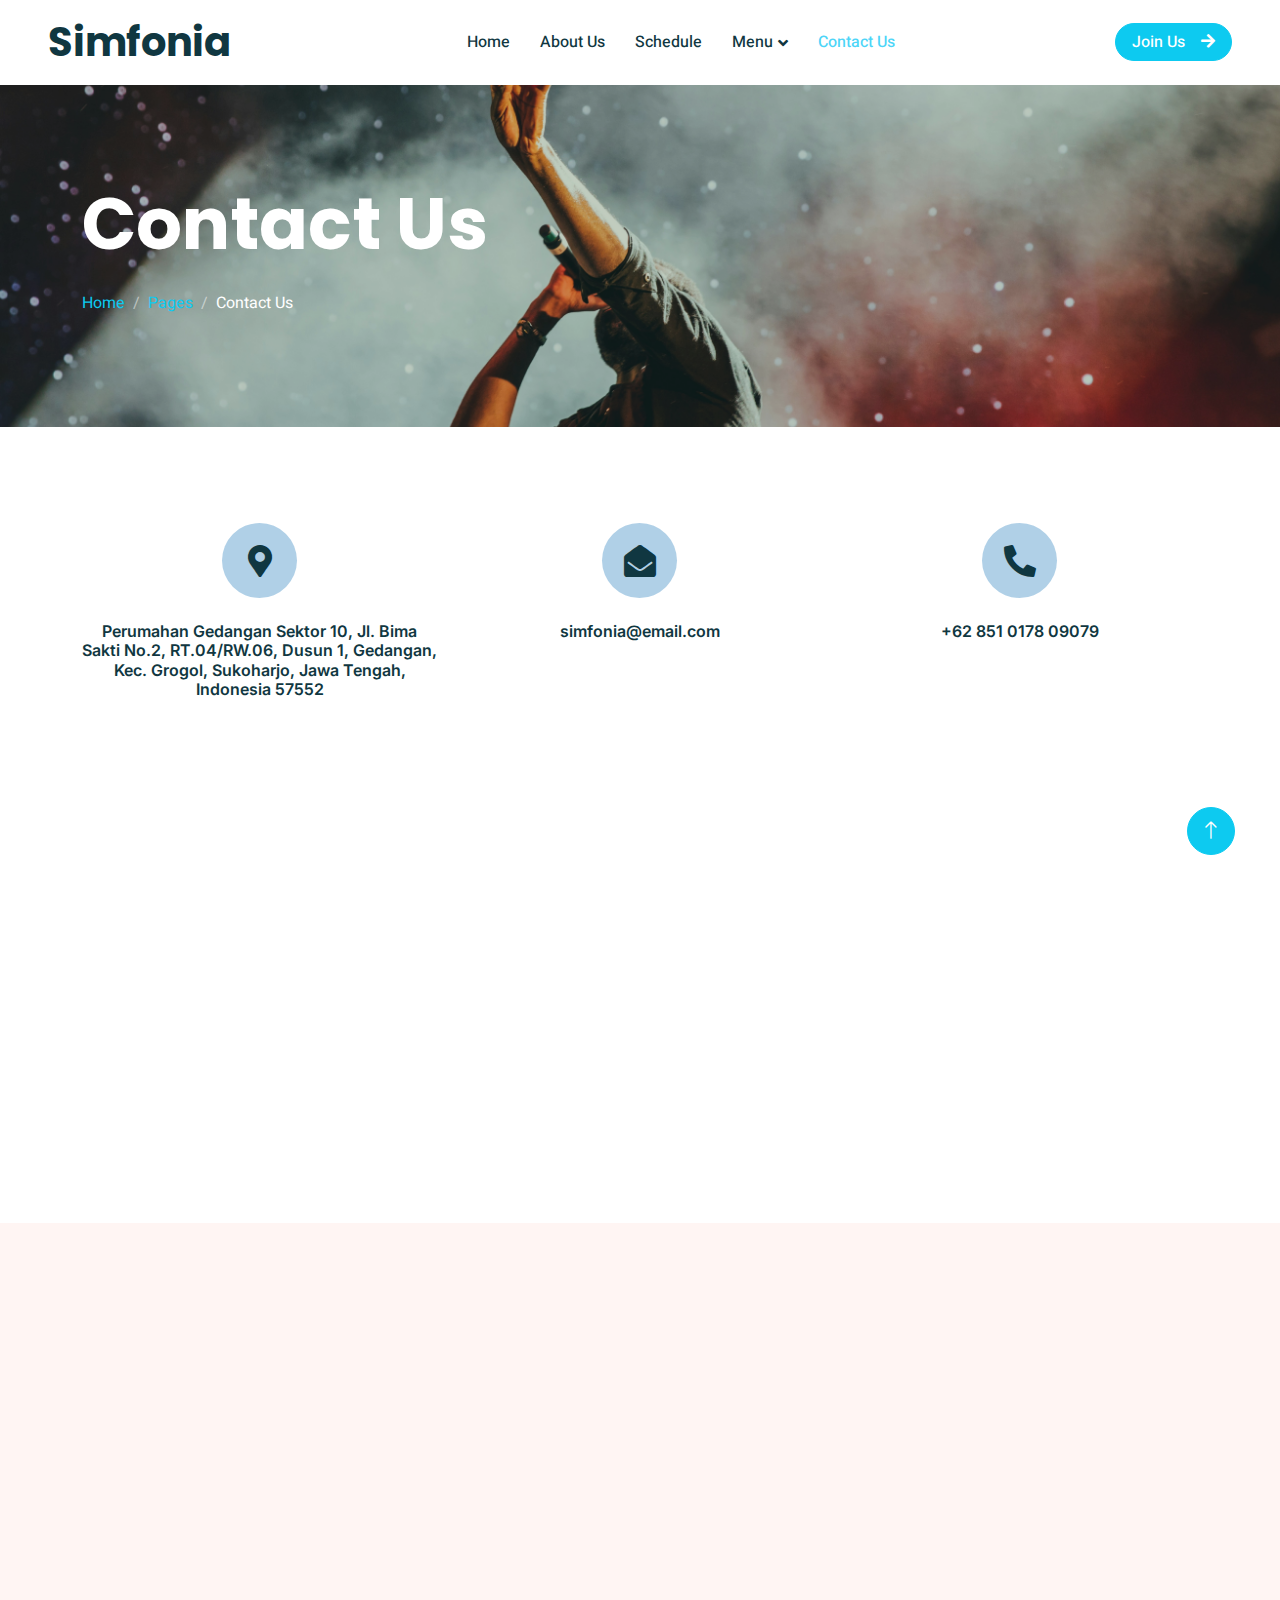
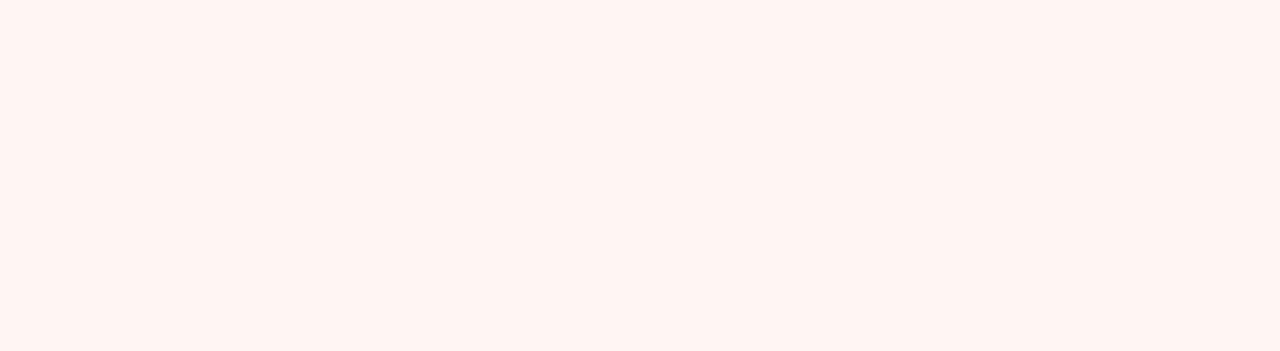
<file: contact.html>
<!DOCTYPE html>
<html lang="en">

<head>
    <meta charset="utf-8">
    <title>Sekolah Musik Simfonia</title>
    <meta content="width=device-width, initial-scale=1.0" name="viewport">
    <meta content="" name="keywords">
    <meta content="" name="description">

    <!-- Favicon -->
    <link href="img/icon.jpg" rel="icon">

    <!-- Google Web Fonts -->
    <link rel="preconnect" href="https://fonts.googleapis.com">
    <link rel="preconnect" href="https://fonts.gstatic.com" crossorigin>
    <link href="https://fonts.googleapis.com/css2?family=Heebo:wght@400;500;600&family=Inter:wght@600&family=Lobster+Two:wght@700&display=swap" rel="stylesheet">
    
    <!-- Icon Font Stylesheet -->
    <link href="https://cdnjs.cloudflare.com/ajax/libs/font-awesome/5.10.0/css/all.min.css" rel="stylesheet">
    <link href="https://cdn.jsdelivr.net/npm/bootstrap-icons@1.4.1/font/bootstrap-icons.css" rel="stylesheet">

    <!-- Libraries Stylesheet -->
    <link href="lib/animate/animate.min.css" rel="stylesheet">
    <link href="lib/owlcarousel/assets/owl.carousel.min.css" rel="stylesheet">

    <!-- Customized Bootstrap Stylesheet -->
    <link href="css/bootstrap.min.css" rel="stylesheet">

    <!-- Template Stylesheet -->
    <link href="css/style.css" rel="stylesheet">
    <link rel="preconnect" href="https://fonts.gstatic.com" crossorigin>
    <link href="https://fonts.googleapis.com/css2?family=Poppins:ital,wght@0,100;0,200;0,300;0,400;0,500;0,600;0,700;0,800;0,900;1,100;1,200;1,300;1,400;1,500;1,600;1,700;1,800;1,900&display=swap" rel="stylesheet">
</head>

<body>
    <div class="container-xxl bg-white p-0">
        <!-- Spinner Start -->
        <div id="spinner" class="show bg-white position-fixed translate-middle w-100 vh-100 top-50 start-50 d-flex align-items-center justify-content-center">
            <div class="spinner-border text-primary" style="width: 3rem; height: 3rem;" role="status">
                <span class="sr-only">Loading...</span>
            </div>
        </div>
        <!-- Spinner End -->


        <!-- Navbar Start -->
        <nav class="navbar navbar-expand-lg bg-white navbar-light sticky-top px-4 px-lg-5 py-lg-0">
            <a href="index.html" class="navbar-brand">
                <h1 class="m-0 text-primary"></i>Simfonia</h1>
            </a>
            <button type="button" class="navbar-toggler" data-bs-toggle="collapse" data-bs-target="#navbarCollapse">
                <span class="navbar-toggler-icon"></span>
            </button>
            <div class="collapse navbar-collapse" id="navbarCollapse">
                <div class="navbar-nav mx-auto">
                    <a href="index.html" class="nav-item nav-link">Home</a>
                    <a href="about.html" class="nav-item nav-link">About Us</a>
                    <a href="schedule.php" class="nav-item nav-link">Schedule</a>
                    <div class="nav-item dropdown">
                        <a href="#" class="nav-link dropdown-toggle" data-bs-toggle="dropdown">Menu</a>
                        <div class="dropdown-menu rounded-0 rounded-bottom border-0 shadow-sm m-0">
                            <a href="classesDropdown.html" class="dropdown-item">Classes</a>
                            <a href="testimonialDropdown.html" class="dropdown-item">Testimonial</a>
                            <a href="login.php" class="dropdown-item">Login Admin</a>
                        </div>
                    </div>
                    <a href="contact.html" class="nav-item nav-link active">Contact Us</a>
                </div>
                <a href="https://forms.gle/WV6FDBnHmroK8aB57" target="_blank" class="btn btn-primary rounded-pill px-3 d-none d-lg-block">Join Us<i class="fa fa-arrow-right ms-3"></i></a>
            </div>
        </nav>
        <!-- Navbar End -->


        <!-- Page Header End -->
        <div class="container-xxl py-5 page-header position-relative mb-5">
            <div class="container py-5">
                <h1 class="display-2 text-white animated slideInDown mb-4">Contact Us</h1>
                <nav aria-label="breadcrumb animated slideInDown">
                    <ol class="breadcrumb">
                        <li class="breadcrumb-item"><a href="#">Home</a></li>
                        <li class="breadcrumb-item"><a href="#">Pages</a></li>
                        <li class="breadcrumb-item text-white active" aria-current="page">Contact Us</li>
                    </ol>
                </nav>
            </div>
        </div>
        <!-- Page Header End -->


        <!-- Contact Start -->
        <div class="container-xxl py-5">
            <div class="container">
                <div class="row g-4 mb-5">
                    <div class="col-md-6 col-lg-4 text-center wow fadeInUp" data-wow-delay="0.1s">
                        <div class="bg-light rounded-circle d-inline-flex align-items-center justify-content-center mb-4" style="width: 75px; height: 75px;">
                            <i class="fa fa-map-marker-alt fa-2x text-primary"></i>
                        </div>
                        <h6>Perumahan Gedangan Sektor 10, Jl. Bima Sakti No.2, RT.04/RW.06, Dusun 1, Gedangan, Kec. Grogol, Sukoharjo, Jawa Tengah, Indonesia 57552</h6>
                    </div>
                    <div class="col-md-6 col-lg-4 text-center wow fadeInUp" data-wow-delay="0.3s">
                        <div class="bg-light rounded-circle d-inline-flex align-items-center justify-content-center mb-4" style="width: 75px; height: 75px;">
                            <i class="fa fa-envelope-open fa-2x text-primary"></i>
                        </div>
                        <h6>simfonia@email.com</h6>
                    </div>
                    <div class="col-md-6 col-lg-4 text-center wow fadeInUp" data-wow-delay="0.5s">
                        <div class="bg-light rounded-circle d-inline-flex align-items-center justify-content-center mb-4" style="width: 75px; height: 75px;">
                            <i class="fa fa-phone-alt fa-2x text-primary"></i>
                        </div>
                        <h6>+62 851 0178 09079</h6>
                    </div>
                </div>
                        <div class="col-lg-3 wow fadeIn" data-wow-delay="0.5s" style="min-height: 420px;">
                            <div class="position-absolute h-100 w-100">
                                <iframe src="https://www.google.com/maps/embed?pb=!1m18!1m12!1m3!1d1977.375354708604!2d110.79624986337026!3d-7.602085821774287!2m3!1f0!2f0!3f0!3m2!1i1024!2i768!4f13.1!3m3!1m2!1s0x2e7a15faf2fb9e81%3A0x9aa81519ced666d2!2sSimfonia%20Kawai%20Music%20School!5e0!3m2!1sen!2sid!4v1717258549182!5m2!1sen!2sid" width="1270" height="450" style="border:0;" allowfullscreen="" loading="lazy" referrerpolicy="no-referrer-when-downgrade"></iframe>
                            </div>
                        </div>
                    </div>
                </div>
            </div>
        </div>
        <!-- Contact End -->


        <!-- Footer Start -->
        <div class="container-fluid bg-dark text-white-50 footer pt-5 mt-5 wow fadeIn" data-wow-delay="0.1s">
            <div class="container py-5">
                <div class="row g-5">
                    <div class="col-lg-3 col-md-6">
                        <h3 class="text-white mb-4">Get In Touch</h3>
                        <p class="mb-2"><i class="fa fa-map-marker-alt me-3"></i>Perumahan Gedangan Sektor 10, Jl. Bima Sakti No.2, RT.04/RW.06, Dusun 1, Gedangan, Kec. Grogol, Sukoharjo, Jawa Tengah, Indonesia 57552</p>
                        <p class="mb-2"><i class="fa fa-phone-alt me-3"></i>+62 851 0178 0907</p>
                        <p class="mb-2"><i class="fa fa-envelope me-3"></i>simfonia@email.com</p>
                        <div class="d-flex pt-2">
                            <a class="btn btn-outline-light btn-social" href="https://www.instagram.com/smsimfonia" target="_blank"><i class="fab fa-instagram"></i></a>
                            <a class="btn btn-outline-light btn-social" href="https://web.facebook.com/smsimfonia" target="_blank"><i class="fab fa-facebook-f"></i></a>
                            <a class="btn btn-outline-light btn-social" href="https://www.youtube.com/@smsimfonia" target="_blank"><i class="fab fa-youtube"></i></a>
                        </div>
                    </div>
                    <div class="col-lg-9 col-md-9">
                        <h3 class="text-white mb-4">Photo Gallery</h3>
                        <div class="row g-3 pt-10">
                            <div class="col-3">
                                <img class="img-fluid rounded bg-light p-1" src="img/classes-1.jpg" alt="">
                            </div>
                            <div class="col-3">
                                <img class="img-fluid rounded bg-light p-1" src="img/classes-2.jpg" alt="">
                            </div>
                            <div class="col-3">
                                <img class="img-fluid rounded bg-light p-1" src="img/classes-3.jpg" alt="">
                            </div>
                            <div class="col-3">
                                <img class="img-fluid rounded bg-light p-1" src="img/classes-4.jpg" alt="">
                            </div>
                            <div class="col-3">
                                <img class="img-fluid rounded bg-light p-1" src="img/classes-5.jpg" alt="">
                            </div>
                            <div class="col-3">
                                <img class="img-fluid rounded bg-light p-1" src="img/classes-6.jpg" alt="">
                            </div>
                            <div class="col-3">
                                <img class="img-fluid rounded bg-light p-1" src="img/classes-7.jpg" alt="">
                            </div>
                            <div class="col-3">
                                <img class="img-fluid rounded bg-light p-1" src="img/classes-8.jpg" alt="">
                            </div>
                        </div>
                    </div>
                </div>
            </div>
            <div class="container">
                <div class="copyright">
                    <div class="row">
                        <div class="col-md-6 text-center text-md-start mb-3 mb-md-0">
                            &copy; <a href="#">2024 Sekolah Musik Simfonia</a> All Right Reserved.  
							Designed By <a >Cooking Coding</a>
                        </div>
                        <div class="col-md-6 text-center text-md-end">
                        </div>
                    </div>
                </div>
            </div>
        </div>
        <!-- Footer End -->


        <!-- Back to Top -->
        <a href="#" class="btn btn-lg btn-primary btn-lg-square back-to-top"><i class="bi bi-arrow-up"></i></a>
    </div>

    <!-- JavaScript Libraries -->
    <script src="https://code.jquery.com/jquery-3.4.1.min.js"></script>
    <script src="https://cdn.jsdelivr.net/npm/bootstrap@5.0.0/dist/js/bootstrap.bundle.min.js"></script>
    <script src="lib/wow/wow.min.js"></script>
    <script src="lib/easing/easing.min.js"></script>
    <script src="lib/waypoints/waypoints.min.js"></script>
    <script src="lib/owlcarousel/owl.carousel.min.js"></script>

    <!-- Template Javascript -->
    <script src="js/main.js"></script>
</body>

</html>
</file>
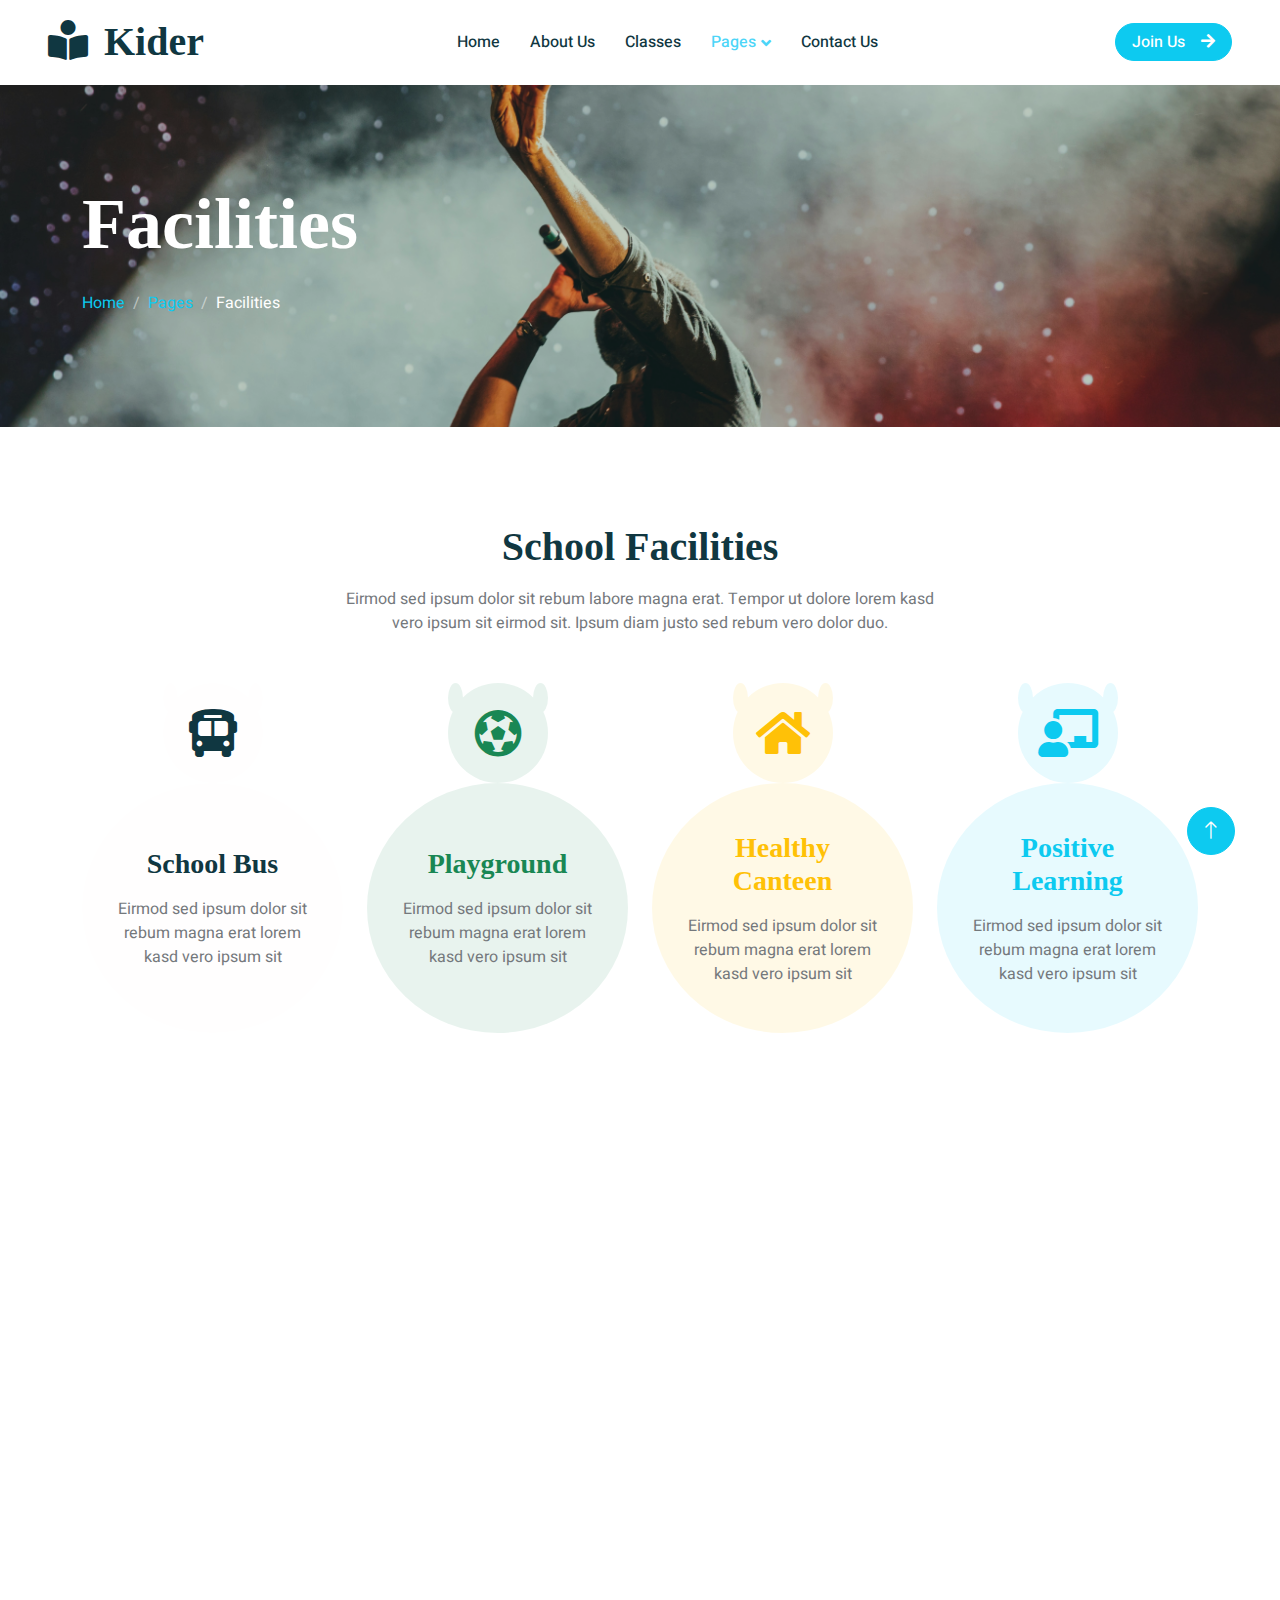
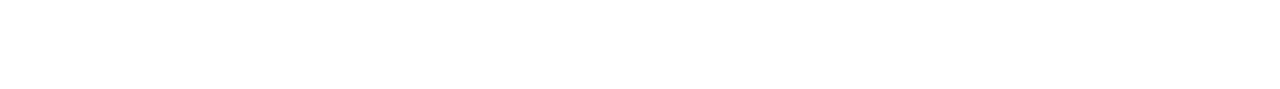
<file: facility.html>
<!DOCTYPE html>
<html lang="en">

<head>
    <meta charset="utf-8">
    <title>Sekolah Musik Simfonia</title>
    <meta content="width=device-width, initial-scale=1.0" name="viewport">
    <meta content="" name="keywords">
    <meta content="" name="description">

    <!-- Favicon -->
    <link href="img/favicon.ico" rel="icon">

    <!-- Google Web Fonts -->
    <link rel="preconnect" href="https://fonts.googleapis.com">
    <link rel="preconnect" href="https://fonts.gstatic.com" crossorigin>
    <link href="https://fonts.googleapis.com/css2?family=Heebo:wght@400;500;600&family=Inter:wght@600&family=Lobster+Two:wght@700&display=swap" rel="stylesheet">
    
    <!-- Icon Font Stylesheet -->
    <link href="https://cdnjs.cloudflare.com/ajax/libs/font-awesome/5.10.0/css/all.min.css" rel="stylesheet">
    <link href="https://cdn.jsdelivr.net/npm/bootstrap-icons@1.4.1/font/bootstrap-icons.css" rel="stylesheet">

    <!-- Libraries Stylesheet -->
    <link href="lib/animate/animate.min.css" rel="stylesheet">
    <link href="lib/owlcarousel/assets/owl.carousel.min.css" rel="stylesheet">

    <!-- Customized Bootstrap Stylesheet -->
    <link href="css/bootstrap.min.css" rel="stylesheet">

    <!-- Template Stylesheet -->
    <link href="css/style.css" rel="stylesheet">
</head>

<body>
    <div class="container-xxl bg-white p-0">
        <!-- Spinner Start -->
        <div id="spinner" class="show bg-white position-fixed translate-middle w-100 vh-100 top-50 start-50 d-flex align-items-center justify-content-center">
            <div class="spinner-border text-primary" style="width: 3rem; height: 3rem;" role="status">
                <span class="sr-only">Loading...</span>
            </div>
        </div>
        <!-- Spinner End -->


        <!-- Navbar Start -->
        <nav class="navbar navbar-expand-lg bg-white navbar-light sticky-top px-4 px-lg-5 py-lg-0">
            <a href="index.html" class="navbar-brand">
                <h1 class="m-0 text-primary"><i class="fa fa-book-reader me-3"></i>Kider</h1>
            </a>
            <button type="button" class="navbar-toggler" data-bs-toggle="collapse" data-bs-target="#navbarCollapse">
                <span class="navbar-toggler-icon"></span>
            </button>
            <div class="collapse navbar-collapse" id="navbarCollapse">
                <div class="navbar-nav mx-auto">
                    <a href="index.html" class="nav-item nav-link">Home</a>
                    <a href="about.html" class="nav-item nav-link">About Us</a>
                    <a href="classes.html" class="nav-item nav-link">Classes</a>
                    <div class="nav-item dropdown">
                        <a href="#" class="nav-link dropdown-toggle active" data-bs-toggle="dropdown">Pages</a>
                        <div class="dropdown-menu rounded-0 rounded-bottom border-0 shadow-sm m-0">
                            <a href="facility.html" class="dropdown-item active">School Facilities</a>
                            <a href="team.html" class="dropdown-item">Popular Teachers</a>
                            <a href="call-to-action.html" class="dropdown-item">Become A Teachers</a>
                            <a href="appointment.html" class="dropdown-item">Make Appointment</a>
                            <a href="testimonial.html" class="dropdown-item">Testimonial</a>
                            <a href="404.html" class="dropdown-item">404 Error</a>
                        </div>
                    </div>
                    <a href="contact.html" class="nav-item nav-link">Contact Us</a>
                </div>
                <a href="" class="btn btn-primary rounded-pill px-3 d-none d-lg-block">Join Us<i class="fa fa-arrow-right ms-3"></i></a>
            </div>
        </nav>
        <!-- Navbar End -->


        <!-- Page Header End -->
        <div class="container-xxl py-5 page-header position-relative mb-5">
            <div class="container py-5">
                <h1 class="display-2 text-white animated slideInDown mb-4">Facilities</h1>
                <nav aria-label="breadcrumb animated slideInDown">
                    <ol class="breadcrumb">
                        <li class="breadcrumb-item"><a href="#">Home</a></li>
                        <li class="breadcrumb-item"><a href="#">Pages</a></li>
                        <li class="breadcrumb-item text-white active" aria-current="page">Facilities</li>
                    </ol>
                </nav>
            </div>
        </div>
        <!-- Page Header End -->


        <!-- Facilities Start -->
        <div class="container-xxl py-5">
            <div class="container">
                <div class="text-center mx-auto mb-5 wow fadeInUp" data-wow-delay="0.1s" style="max-width: 600px;">
                    <h1 class="mb-3">School Facilities</h1>
                    <p>Eirmod sed ipsum dolor sit rebum labore magna erat. Tempor ut dolore lorem kasd vero ipsum sit eirmod sit. Ipsum diam justo sed rebum vero dolor duo.</p>
                </div>
                <div class="row g-4">
                    <div class="col-lg-3 col-sm-6 wow fadeInUp" data-wow-delay="0.1s">
                        <div class="facility-item">
                            <div class="facility-icon bg-primary">
                                <span class="bg-primary"></span>
                                <i class="fa fa-bus-alt fa-3x text-primary"></i>
                                <span class="bg-primary"></span>
                            </div>
                            <div class="facility-text bg-primary">
                                <h3 class="text-primary mb-3">School Bus</h3>
                                <p class="mb-0">Eirmod sed ipsum dolor sit rebum magna erat lorem kasd vero ipsum sit</p>
                            </div>
                        </div>
                    </div>
                    <div class="col-lg-3 col-sm-6 wow fadeInUp" data-wow-delay="0.3s">
                        <div class="facility-item">
                            <div class="facility-icon bg-success">
                                <span class="bg-success"></span>
                                <i class="fa fa-futbol fa-3x text-success"></i>
                                <span class="bg-success"></span>
                            </div>
                            <div class="facility-text bg-success">
                                <h3 class="text-success mb-3">Playground</h3>
                                <p class="mb-0">Eirmod sed ipsum dolor sit rebum magna erat lorem kasd vero ipsum sit</p>
                            </div>
                        </div>
                    </div>
                    <div class="col-lg-3 col-sm-6 wow fadeInUp" data-wow-delay="0.5s">
                        <div class="facility-item">
                            <div class="facility-icon bg-warning">
                                <span class="bg-warning"></span>
                                <i class="fa fa-home fa-3x text-warning"></i>
                                <span class="bg-warning"></span>
                            </div>
                            <div class="facility-text bg-warning">
                                <h3 class="text-warning mb-3">Healthy Canteen</h3>
                                <p class="mb-0">Eirmod sed ipsum dolor sit rebum magna erat lorem kasd vero ipsum sit</p>
                            </div>
                        </div>
                    </div>
                    <div class="col-lg-3 col-sm-6 wow fadeInUp" data-wow-delay="0.7s">
                        <div class="facility-item">
                            <div class="facility-icon bg-info">
                                <span class="bg-info"></span>
                                <i class="fa fa-chalkboard-teacher fa-3x text-info"></i>
                                <span class="bg-info"></span>
                            </div>
                            <div class="facility-text bg-info">
                                <h3 class="text-info mb-3">Positive Learning</h3>
                                <p class="mb-0">Eirmod sed ipsum dolor sit rebum magna erat lorem kasd vero ipsum sit</p>
                            </div>
                        </div>
                    </div>
                </div>
            </div>
        </div>
        <!-- Facilities End -->


        <!-- Footer Start -->
        <div class="container-fluid bg-dark text-white-50 footer pt-5 mt-5 wow fadeIn" data-wow-delay="0.1s">
            <div class="container py-5">
                <div class="row g-5">
                    <div class="col-lg-3 col-md-6">
                        <h3 class="text-white mb-4">Get In Touch</h3>
                        <p class="mb-2"><i class="fa fa-map-marker-alt me-3"></i>123 Street, New York, USA</p>
                        <p class="mb-2"><i class="fa fa-phone-alt me-3"></i>+012 345 67890</p>
                        <p class="mb-2"><i class="fa fa-envelope me-3"></i>info@example.com</p>
                        <div class="d-flex pt-2">
                            <a class="btn btn-outline-light btn-social" href=""><i class="fab fa-twitter"></i></a>
                            <a class="btn btn-outline-light btn-social" href=""><i class="fab fa-facebook-f"></i></a>
                            <a class="btn btn-outline-light btn-social" href=""><i class="fab fa-youtube"></i></a>
                            <a class="btn btn-outline-light btn-social" href=""><i class="fab fa-linkedin-in"></i></a>
                        </div>
                    </div>
                    <div class="col-lg-3 col-md-6">
                        <h3 class="text-white mb-4">Quick Links</h3>
                        <a class="btn btn-link text-white-50" href="">About Us</a>
                        <a class="btn btn-link text-white-50" href="">Contact Us</a>
                        <a class="btn btn-link text-white-50" href="">Our Services</a>
                        <a class="btn btn-link text-white-50" href="">Privacy Policy</a>
                        <a class="btn btn-link text-white-50" href="">Terms & Condition</a>
                    </div>
                    <div class="col-lg-3 col-md-6">
                        <h3 class="text-white mb-4">Photo Gallery</h3>
                        <div class="row g-2 pt-2">
                            <div class="col-4">
                                <img class="img-fluid rounded bg-light p-1" src="img/classes-1.jpg" alt="">
                            </div>
                            <div class="col-4">
                                <img class="img-fluid rounded bg-light p-1" src="img/classes-2.jpg" alt="">
                            </div>
                            <div class="col-4">
                                <img class="img-fluid rounded bg-light p-1" src="img/classes-3.jpg" alt="">
                            </div>
                            <div class="col-4">
                                <img class="img-fluid rounded bg-light p-1" src="img/classes-4.jpg" alt="">
                            </div>
                            <div class="col-4">
                                <img class="img-fluid rounded bg-light p-1" src="img/classes-5.jpg" alt="">
                            </div>
                            <div class="col-4">
                                <img class="img-fluid rounded bg-light p-1" src="img/classes-6.jpg" alt="">
                            </div>
                        </div>
                    </div>
                    <div class="col-lg-3 col-md-6">
                        <h3 class="text-white mb-4">Newsletter</h3>
                        <p>Dolor amet sit justo amet elitr clita ipsum elitr est.</p>
                        <div class="position-relative mx-auto" style="max-width: 400px;">
                            <input class="form-control bg-transparent w-100 py-3 ps-4 pe-5" type="text" placeholder="Your email">
                            <button type="button" class="btn btn-primary py-2 position-absolute top-0 end-0 mt-2 me-2">SignUp</button>
                        </div>
                    </div>
                </div>
            </div>
            <div class="container">
                <div class="copyright">
                    <div class="row">
                        <div class="col-md-6 text-center text-md-start mb-3 mb-md-0">
                            &copy; <a class="border-bottom" href="#">Your Site Name</a>, All Right Reserved. 
							
							<!--/*** This template is free as long as you keep the footer author’s credit link/attribution link/backlink. If you'd like to use the template without the footer author’s credit link/attribution link/backlink, you can purchase the Credit Removal License from "https://htmlcodex.com/credit-removal". Thank you for your support. ***/-->
							Designed By <a class="border-bottom" href="https://htmlcodex.com">HTML Codex</a>
                        </div>
                        <div class="col-md-6 text-center text-md-end">
                            <div class="footer-menu">
                                <a href="">Home</a>
                                <a href="">Cookies</a>
                                <a href="">Help</a>
                                <a href="">FQAs</a>
                            </div>
                        </div>
                    </div>
                </div>
            </div>
        </div>
        <!-- Footer End -->


        <!-- Back to Top -->
        <a href="#" class="btn btn-lg btn-primary btn-lg-square back-to-top"><i class="bi bi-arrow-up"></i></a>
    </div>

    <!-- JavaScript Libraries -->
    <script src="https://code.jquery.com/jquery-3.4.1.min.js"></script>
    <script src="https://cdn.jsdelivr.net/npm/bootstrap@5.0.0/dist/js/bootstrap.bundle.min.js"></script>
    <script src="lib/wow/wow.min.js"></script>
    <script src="lib/easing/easing.min.js"></script>
    <script src="lib/waypoints/waypoints.min.js"></script>
    <script src="lib/owlcarousel/owl.carousel.min.js"></script>

    <!-- Template Javascript -->
    <script src="js/main.js"></script>
</body>

</html>
</file>
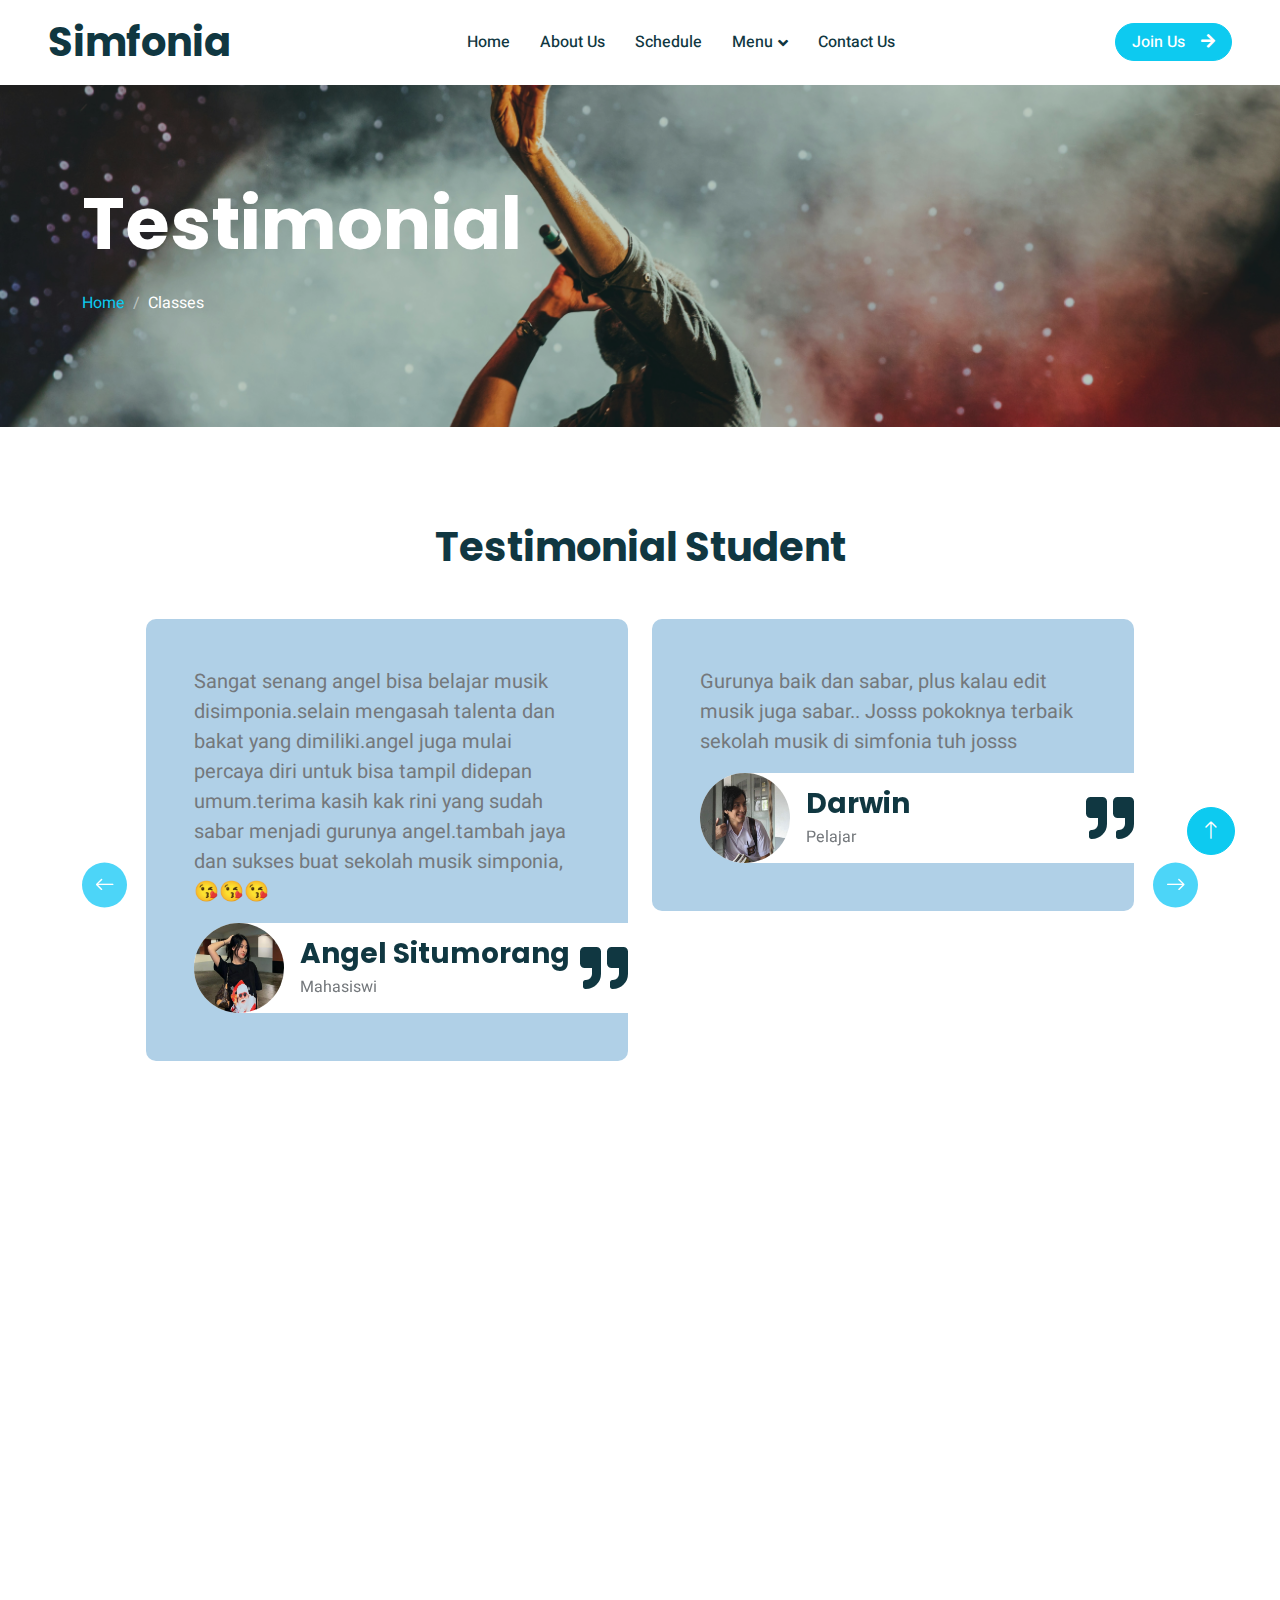
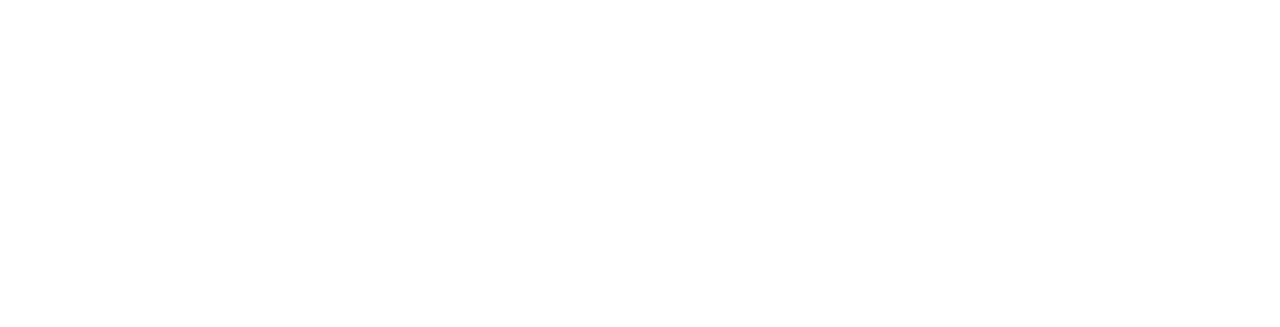
<file: testimonialDropdown.html>
<!DOCTYPE html>
<html lang="en">

<head>
    <meta charset="utf-8">
    <title>Sekolah Musik Simfonia</title>
    <meta content="width=device-width, initial-scale=1.0" name="viewport">
    <meta content="" name="keywords">
    <meta content="" name="description">

    <!-- Favicon -->
    <link href="img/icon.jpg" rel="icon">

    <!-- Google Web Fonts -->
    <link rel="preconnect" href="https://fonts.googleapis.com">
    <link rel="preconnect" href="https://fonts.gstatic.com" crossorigin>
    <link
        href="https://fonts.googleapis.com/css2?family=Heebo:wght@400;500;600&family=Inter:wght@600&family=Lobster+Two:wght@700&display=swap"
        rel="stylesheet">

    <!-- Icon Font Stylesheet -->
    <link href="https://cdnjs.cloudflare.com/ajax/libs/font-awesome/5.10.0/css/all.min.css" rel="stylesheet">
    <link href="https://cdn.jsdelivr.net/npm/bootstrap-icons@1.4.1/font/bootstrap-icons.css" rel="stylesheet">

    <!-- Libraries Stylesheet -->
    <link href="lib/animate/animate.min.css" rel="stylesheet">
    <link href="lib/owlcarousel/assets/owl.carousel.min.css" rel="stylesheet">

    <!-- Customized Bootstrap Stylesheet -->
    <link href="css/bootstrap.min.css" rel="stylesheet">

    <!-- Template Stylesheet -->
    <link href="css/style.css" rel="stylesheet">
    <link rel="preconnect" href="https://fonts.googleapis.com">
    <link rel="preconnect" href="https://fonts.gstatic.com" crossorigin>
    <link
        href="https://fonts.googleapis.com/css2?family=Poppins:ital,wght@0,100;0,200;0,300;0,400;0,500;0,600;0,700;0,800;0,900;1,100;1,200;1,300;1,400;1,500;1,600;1,700;1,800;1,900&display=swap"
        rel="stylesheet">

</head>

<body>
    <div class="container-xxl bg-white p-0">
        <!-- Spinner Start -->
        <div id="spinner"
            class="show bg-white position-fixed translate-middle w-100 vh-100 top-50 start-50 d-flex align-items-center justify-content-center">
            <div class="spinner-border text-primary" style="width: 3rem; height: 3rem;" role="status">
                <span class="sr-only">Loading...</span>
            </div>
        </div>
        <!-- Spinner End -->


        <!-- Navbar Start -->
        <nav class="navbar navbar-expand-lg bg-white navbar-light sticky-top px-4 px-lg-5 py-lg-0">
            <a href="index.html" class="navbar-brand">
                <h1 class="m-0 text-primary"></i>Simfonia</h1>
            </a>
            <button type="button" class="navbar-toggler" data-bs-toggle="collapse" data-bs-target="#navbarCollapse">
                <span class="navbar-toggler-icon"></span>
            </button>
            <div class="collapse navbar-collapse" id="navbarCollapse">
                <div class="navbar-nav mx-auto">
                    <a href="index.html" class="nav-item nav-link">Home</a>
                    <a href="about.html" class="nav-item nav-link">About Us</a>
                    <a href="schedule.php" class="nav-item nav-link">Schedule</a>
                    <div class="nav-item dropdown">
                        <a href="#" class="nav-link dropdown-toggle" data-bs-toggle="dropdown">Menu</a>
                        <div class="dropdown-menu rounded-0 rounded-bottom border-0 shadow-sm m-0">
                            <a href="classesDropdown.html" class="dropdown-item">Classes</a>
                            <a href="testimonialDropdown.html" class="dropdown-item">Testimonial</a>
                            <a href="login.php" class="dropdown-item">Login Admin</a>
                        </div>
                    </div>
                    <a href="contact.html" class="nav-item nav-link">Contact Us</a>
                </div>
                <a href="https://forms.gle/WV6FDBnHmroK8aB57" target="_blank"
                    class="btn btn-primary rounded-pill px-3 d-none d-lg-block">Join Us<i
                        class="fa fa-arrow-right ms-3"></i></a>
            </div>
        </nav>
        <!-- Navbar End -->


        <!-- Page Header End -->
        <div class="container-xxl py-5 page-header position-relative mb-5">
            <div class="container py-5">
                <h1 class="display-2 text-white animated slideInDown mb-4">Testimonial</h1>
                <nav aria-label="breadcrumb animated slideInDown">
                    <ol class="breadcrumb">
                        <li class="breadcrumb-item"><a href="#">Home</a></li>
                        <li class="breadcrumb-item text-white active" aria-current="page">Classes</li>
                    </ol>
                </nav>
            </div>
        </div>
        <!-- Page Header End -->

        <!-- Testimonial Start -->
        <div class="container-xxl py-5">
            <div class="container">
                <div class="text-center mx-auto mb-5 wow fadeInUp" data-wow-delay="0.1s" style="max-width: 600px;">
                    <h1 class="mb-3">Testimonial Student</h1>
                </div>
                <div class="owl-carousel testimonial-carousel wow fadeInUp" data-wow-delay="0.1s">
                    <div class="testimonial-item bg-light rounded p-5">
                        <p class="fs-5">Sangat senang angel bisa belajar musik disimponia.selain mengasah talenta dan
                            bakat yang dimiliki.angel juga mulai percaya diri untuk bisa tampil didepan umum.terima
                            kasih kak rini yang sudah sabar menjadi gurunya angel.tambah jaya dan sukses buat sekolah
                            musik simponia,😘😘😘</p>
                        <div class="d-flex align-items-center bg-white me-n5" style="border-radius: 50px 0 0 50px;">
                            <img class="img-fluid flex-shrink-0 rounded-circle" src="img/angel.png"
                                style="width: 90px; height: 90px;">
                            <div class="ps-3">
                                <h3 class="mb-1">Angel Situmorang</h3>
                                <span>Mahasiswi</span>
                            </div>
                            <i class="fa fa-quote-right fa-3x text-primary ms-auto d-none d-sm-flex"></i>
                        </div>
                    </div>
                    <div class="testimonial-item bg-light rounded p-5">
                        <p class="fs-5">Gurunya baik dan sabar, plus kalau edit musik juga sabar.. Josss pokoknya
                            terbaik sekolah musik di simfonia tuh josss</p>
                        <div class="d-flex align-items-center bg-white me-n5" style="border-radius: 50px 0 0 50px;">
                            <img class="img-fluid flex-shrink-0 rounded-circle" src="img/anak sma.png"
                                style="width: 90px; height: 90px;">
                            <div class="ps-3">
                                <h3 class="mb-1">Darwin </h3>
                                <span>Pelajar</span>
                            </div>
                            <i class="fa fa-quote-right fa-3x text-primary ms-auto d-none d-sm-flex"></i>
                        </div>
                    </div>
                    <div class="testimonial-item bg-light rounded p-5">
                        <p class="fs-5">Seminggu sekali ikut anter kakaknya les di Simfonia, Joey tiba2 minta ikut les
                            padahal dia saat itu masi TK A. Saat itu Joey belon bisa membaca lancar dan fokusnya masi
                            kemana2, tapi dengan sabar Om Ganang bisa membimbing Joey. Joey selalu protes kalo lesnya
                            libur, karena dia suka bgt belajar drum. Senang rasanya kalo liat anak begitu passionate
                            terhadap satu bidang. Great job Simfonia!! Semoga makin sukses. </p>
                        <div class="d-flex align-items-center bg-white me-n5" style="border-radius: 50px 0 0 50px;">
                            <img class="img-fluid flex-shrink-0 rounded-circle" src="img/kantoran.png"
                                style="width: 90px; height: 90px;">
                            <div class="ps-3">
                                <h3 class="mb-1">Trio Hartono</h3>
                                <span>Guru</span>
                            </div>
                            <i class="fa fa-quote-right fa-3x text-primary ms-auto d-none d-sm-flex"></i>
                        </div>
                    </div>
                </div>
            </div>
        </div>
        <!-- Testimonial End -->


        <!-- Footer Start -->
        <div class="container-fluid bg-dark text-white-50 footer pt-5 mt-5 wow fadeIn" data-wow-delay="0.1s">
            <div class="container py-5">
                <div class="row g-5">
                    <div class="col-lg-3 col-md-6">
                        <h3 class="text-white mb-4">Get In Touch</h3>
                        <p class="mb-2"><i class="fa fa-map-marker-alt me-3"></i>Perumahan Gedangan Sektor 10, Jl. Bima
                            Sakti No.2, RT.04/RW.06, Dusun 1, Gedangan, Kec. Grogol, Sukoharjo, Jawa Tengah, Indonesia
                            57552</p>
                        <p class="mb-2"><i class="fa fa-phone-alt me-3"></i>+62 851 0178 0907</p>
                        <p class="mb-2"><i class="fa fa-envelope me-3"></i>simfonia@email.com</p>
                        <div class="d-flex pt-2">
                            <a class="btn btn-outline-light btn-social" href="https://www.instagram.com/smsimfonia"
                                target="_blank"><i class="fab fa-instagram"></i></a>
                            <a class="btn btn-outline-light btn-social" href="https://web.facebook.com/smsimfonia"
                                target="_blank"><i class="fab fa-facebook-f"></i></a>
                            <a class="btn btn-outline-light btn-social" href="https://www.youtube.com/@smsimfonia"
                                target="_blank"><i class="fab fa-youtube"></i></a>
                        </div>
                    </div>
                    <div class="col-lg-9 col-md-9">
                        <h3 class="text-white mb-4">Photo Gallery</h3>
                        <div class="row g-3 pt-10">
                            <div class="col-3">
                                <img class="img-fluid rounded bg-light p-1" src="img/classes-1.jpg" alt="">
                            </div>
                            <div class="col-3">
                                <img class="img-fluid rounded bg-light p-1" src="img/classes-2.jpg" alt="">
                            </div>
                            <div class="col-3">
                                <img class="img-fluid rounded bg-light p-1" src="img/classes-3.jpg" alt="">
                            </div>
                            <div class="col-3">
                                <img class="img-fluid rounded bg-light p-1" src="img/classes-4.jpg" alt="">
                            </div>
                            <div class="col-3">
                                <img class="img-fluid rounded bg-light p-1" src="img/classes-5.jpg" alt="">
                            </div>
                            <div class="col-3">
                                <img class="img-fluid rounded bg-light p-1" src="img/classes-6.jpg" alt="">
                            </div>
                            <div class="col-3">
                                <img class="img-fluid rounded bg-light p-1" src="img/classes-7.jpg" alt="">
                            </div>
                            <div class="col-3">
                                <img class="img-fluid rounded bg-light p-1" src="img/classes-8.jpg" alt="">
                            </div>
                        </div>
                    </div>
                </div>
            </div>
            <div class="container">
                <div class="copyright">
                    <div class="row">
                        <div class="col-md-8 text-center text-md-start mb-3 mb-md-0">
                            &copy; <a href="#">2024 Sekolah Musik Simfonia</a> All Right Reserved.
                            Designed By <a>Cooking Coding</a>
                        </div>
                    </div>
                </div>
            </div>
        </div>
        <!-- Footer End -->


        <!-- Back to Top -->
        <a href="#" class="btn btn-lg btn-primary btn-lg-square back-to-top"><i class="bi bi-arrow-up"></i></a>
    </div>

    <!-- JavaScript Libraries -->
    <script src="https://code.jquery.com/jquery-3.4.1.min.js"></script>
    <script src="https://cdn.jsdelivr.net/npm/bootstrap@5.0.0/dist/js/bootstrap.bundle.min.js"></script>
    <script src="lib/wow/wow.min.js"></script>
    <script src="lib/easing/easing.min.js"></script>
    <script src="lib/waypoints/waypoints.min.js"></script>
    <script src="lib/owlcarousel/owl.carousel.min.js"></script>

    <!-- Template Javascript -->
    <script src="js/main.js"></script>
</body>

</html>
</file>
<file: css/style.css>
/********** Template CSS **********/
:root {
    --primary: #4cd5f8;
    --light: #ffffff;
    --dark: #103741;
}

.back-to-top {
    position: fixed;
    display: none;
    right: 45px;
    bottom: 45px;
    z-index: 99;
}


/*** Spinner ***/
#spinner {
    opacity: 0;
    visibility: hidden;
    transition: opacity .5s ease-out, visibility 0s linear .5s;
    z-index: 99999;
}

#spinner.show {
    transition: opacity .5s ease-out, visibility 0s linear 0s;
    visibility: visible;
    opacity: 1;
}


/*** Button ***/
.btn {
    font-weight: 500;
    transition: .3s;
}

.btn.btn-primary {
    color: #ffffff;
}

.btn-square {
    width: 38px;
    height: 38px;
}

.btn-sm-square {
    width: 32px;
    height: 32px;
}

.btn-lg-square {
    width: 48px;
    height: 48px;
}

.btn-square,
.btn-sm-square,
.btn-lg-square {
    padding: 0;
    display: flex;
    align-items: center;
    justify-content: center;
    font-weight: normal;
    border-radius: 50px;
}


/*** Heading ***/
h1,
h2,
h3,
h4,
.h1,
.h2,
.h3,
.h4,
.display-1,
.display-2,
.display-3,
.display-4,
.display-5,
.display-6 {
    font-family: 'poppins', cursive;
    font-weight: 700;
}

h5,
h6,
.h5,
.h6 {
    font-weight: 600;
}

.font-secondary {
    font-family: 'poppins', cursive;
}


/*** Navbar ***/
.navbar .navbar-nav .nav-link {
    padding: 30px 15px;
    color: var(--dark);
    font-weight: 500;
    outline: none;
}

.navbar .navbar-nav .nav-link:hover,
.navbar .navbar-nav .nav-link.active {
    color: var(--primary);
}

.navbar.sticky-top {
    top: -100px;
    transition: .5s;
}

.navbar .dropdown-toggle::after {
    border: none;
    content: "\f107";
    font-family: "Font Awesome 5 Free";
    font-weight: 900;
    vertical-align: middle;
    margin-left: 5px;
    transition: .5s;
}

.navbar .dropdown-toggle[aria-expanded=true]::after {
    transform: rotate(-180deg);
}

@media (max-width: 991.98px) {
    .navbar .navbar-nav .nav-link  {
        margin-right: 0;
        padding: 10px 0;
    }

    .navbar .navbar-nav {
        margin-top: 15px;
        border-top: 1px solid #0e5c68;
    }
}

@media (min-width: 992px) {
    .navbar .nav-item .dropdown-menu {
        display: block;
        top: calc(100% - 15px);
        margin-top: 0;
        opacity: 0;
        visibility: hidden;
        transition: .5s;
        
    }

    .navbar .nav-item:hover .dropdown-menu {
        top: 100%;
        visibility: visible;
        transition: .5s;
        opacity: 1;
    }
}


/*** Header ***/
.header-carousel::before,
.header-carousel::after,
.page-header::before,
.page-header::after {
    position: absolute;
    content: "";
    width: 100%;
    height: 10px;
    top: 0;
    left: 0;
    z-index: 1;
}

.header-carousel::after,
.page-header::after {
    height: 19px;
    top: auto;
    bottom: 0;
}

@media (max-width: 768px) {
    .header-carousel .owl-carousel-item {
        position: relative;
        min-height: 500px;
    }
    
    .header-carousel .owl-carousel-item img {
        position: absolute;
        width: 100%;
        height: 100%;
        object-fit: cover;
    }

    .header-carousel .owl-carousel-item p {
        font-size: 16px !important;
        font-weight: 400 !important;
    }

    .header-carousel .owl-carousel-item h1 {
        font-size: 30px;
        font-weight: 600;
    }
}

.header-carousel .owl-nav {
    position: absolute;
    top: 50%;
    right: 8%;
    transform: translateY(-50%);
    display: flex;
    flex-direction: column;
}

.header-carousel .owl-nav .owl-prev,
.header-carousel .owl-nav .owl-next {
    margin: 7px 0;
    width: 45px;
    height: 45px;
    display: flex;
    align-items: center;
    justify-content: center;
    color: #FFFFFF;
    background: transparent;
    border: 1px solid #FFFFFF;
    border-radius: 45px;
    font-size: 22px;
    transition: .5s;
}

.header-carousel .owl-nav .owl-prev:hover,
.header-carousel .owl-nav .owl-next:hover {
    background: var(--primary);
    border-color: var(--primary);
}

.page-header {
    background: linear-gradient(rgba(0, 0, 0, .2), rgba(0, 0, 0, .2)), url(../img/bg1rpl.jpg) center center no-repeat;
    background-size: cover;
}

.breadcrumb-item + .breadcrumb-item::before {
    color: rgba(255, 255, 255, .5);
}


/*** Facility ***/
.facility-item .facility-icon {
    position: relative;
    margin: 0 auto;
    width: 100px;
    height: 100px;
    border-radius: 100px;
    display: flex;
    align-items: center;
    justify-content: center;
}

.facility-item .facility-icon::before {
    position: absolute;
    content: "";
    width: 100%;
    height: 100%;
    top: 0;
    left: 0;
    background: #ffffffe6;
    transition: .5s;
    z-index: 1;
}

.facility-item .facility-icon span {
    position: absolute;
    content: "";
    width: 15px;
    height: 30px;
    top: 0;
    left: 0;
    border-radius: 50%;
}

.facility-item .facility-icon span:last-child {
    left: auto;
    right: 0;
}

.facility-item .facility-icon i {
    position: relative;
    z-index: 2;
}

.facility-item .facility-text {
    position: relative;
    min-height: 250px;
    padding: 30px;
    border-radius: 100%;
    display: flex;
    text-align: center;
    justify-content: center;
    flex-direction: column;
}

.facility-item .facility-text::before {
    position: absolute;
    content: "";
    width: 100%;
    height: 100%;
    top: 0;
    left: 0;
    background: rgba(255, 255, 255, .9);
    transition: .5s;
    z-index: 1;
}

.facility-item .facility-text * {
    position: relative;
    z-index: 2;
}

.facility-item:hover .facility-icon::before,
.facility-item:hover .facility-text::before {
    background: transparent;
}

.facility-item * {
    transition: .5s;
}

.facility-item:hover * {
    color: #FFFFFF !important;
}


/*** About ***/
.about-img img {
    transition: .5s;
}

.about-img img:hover {
    background: var(--primary) !important;
}


/*** Classes ***/
.classes-item {
    transition: .5s;
}

.classes-item:hover {
    margin-top: -10px;
}


/*** Team ***/
.team-item .team-text {
    position: absolute;
    width: 300px;
    height: 300x;
    bottom: 0;
    right: 0;
    display: flex;
    align-items: center;
    justify-content: center;
    flex-direction: column;
    background: #FFFFFF;
    border: 17px solid var(--light);
    border-radius: 250px;
    transition: .5s;
}

.team-item:hover .team-text {
    border-color: var(--primary);
}


/*** Testimonial ***/
.testimonial-carousel {
    padding-left: 1.5rem;
    padding-right: 1.5rem;
}

@media (min-width: 576px) {
    .testimonial-carousel {
        padding-left: 4rem;
        padding-right: 4rem;
    }
}

.testimonial-carousel .testimonial-item .border {
    border: 1px dashed rgba(0, 185, 142, .3) !important;
}

.testimonial-carousel .owl-nav {
    position: absolute;
    width: 100%;
    height: 45px;
    top: 50%;
    left: 0;
    transform: translateY(-50%);
    display: flex;
    justify-content: space-between;
    z-index: 1;
}

.testimonial-carousel .owl-nav .owl-prev,
.testimonial-carousel .owl-nav .owl-next {
    position: relative;
    width: 45px;
    height: 45px;
    display: flex;
    align-items: center;
    justify-content: center;
    color: #FFFFFF;
    background: var(--primary);
    border-radius: 45px;
    font-size: 20px;
    transition: .5s;
}

.testimonial-carousel .owl-nav .owl-prev:hover,
.testimonial-carousel .owl-nav .owl-next:hover {
    background: var(--dark);
}


/*** Footer ***/
.footer .btn.btn-social {
    margin-right: 15px;
    width: 60px;
    height: 60px;
    display: flex;
    align-items: center;
    justify-content: center;
    color: #FFFFFF;
    border: 1px solid rgba(255,255,255,0.5);
    border-radius: 45px;
    transition: .3s;
}

.footer .btn.btn-social:hover {
    border-color: var(--primary);
    background: var(--primary);
}

.footer .btn.btn-link {
    display: block;
    margin-bottom: 10px;
    padding: 10px;
    text-align: left;
    font-size: 16px;
    font-weight: normal;
    text-transform: capitalize;
    transition: .3s;
}

.footer .btn.btn-link::before {
    position: relative;
    content: "\f105";
    font-family: "Font Awesome 5 Free";
    font-weight: 900;
    margin-right: 10px;
}

.footer .btn.btn-link:hover {
    color: var(--primary) !important;
    letter-spacing: 1px;
    box-shadow: none;
}

.footer .form-control {
    border-color: rgba(255,255,255,0.5);
}

.footer .copyright {
    padding: 25px 0;
    font-size: 15px;
    border-top: 1px solid rgba(256, 256, 256, .1);
}

.footer .copyright a {
    color: #FFFFFF;
}

.footer .footer-menu a {
    margin-right: 15px;
    padding-right: 15px;
    border-right: 1px solid rgba(255, 255, 255, .1);
}

.footer .copyright a:hover,
.footer .footer-menu a:hover {
    color: var(--primary) !important;
}

.footer .footer-menu a:last-child {
    margin-right: 0;
    padding-right: 0;
    border-right: none;
}
</file>
